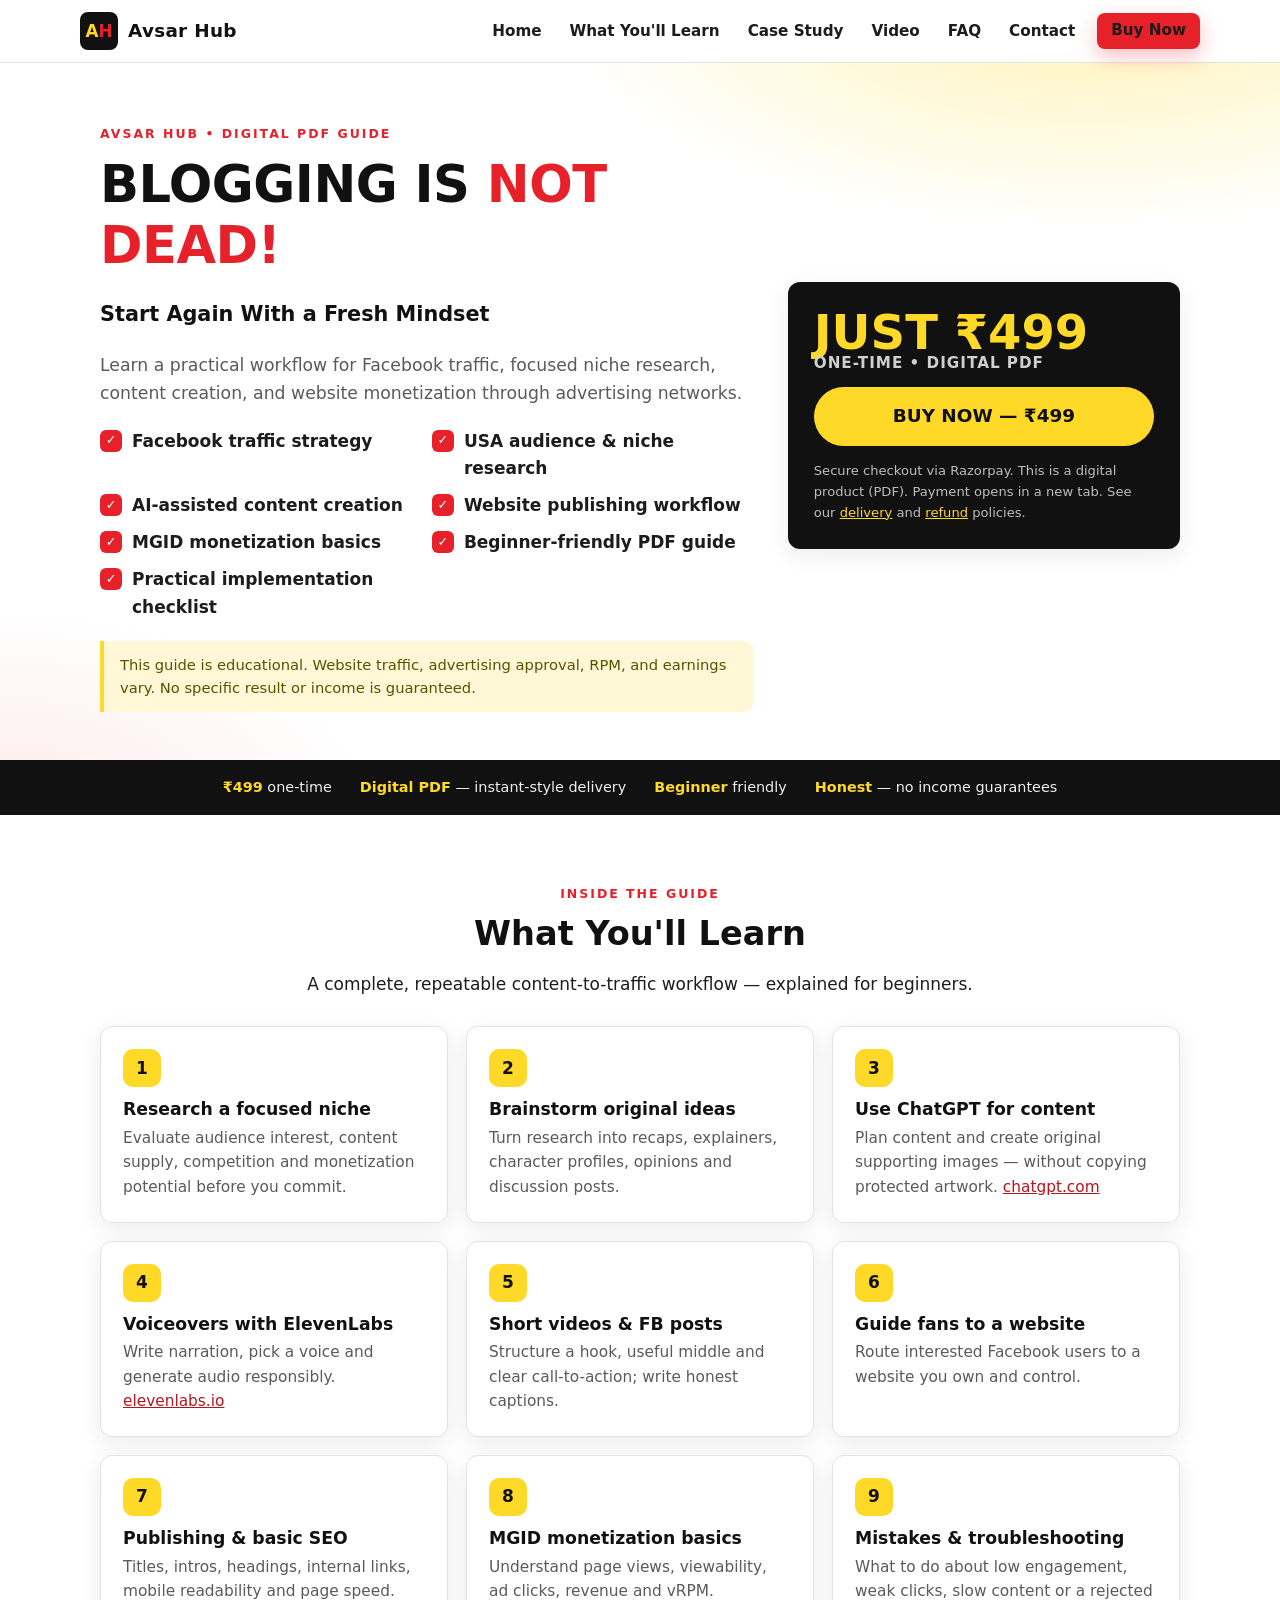
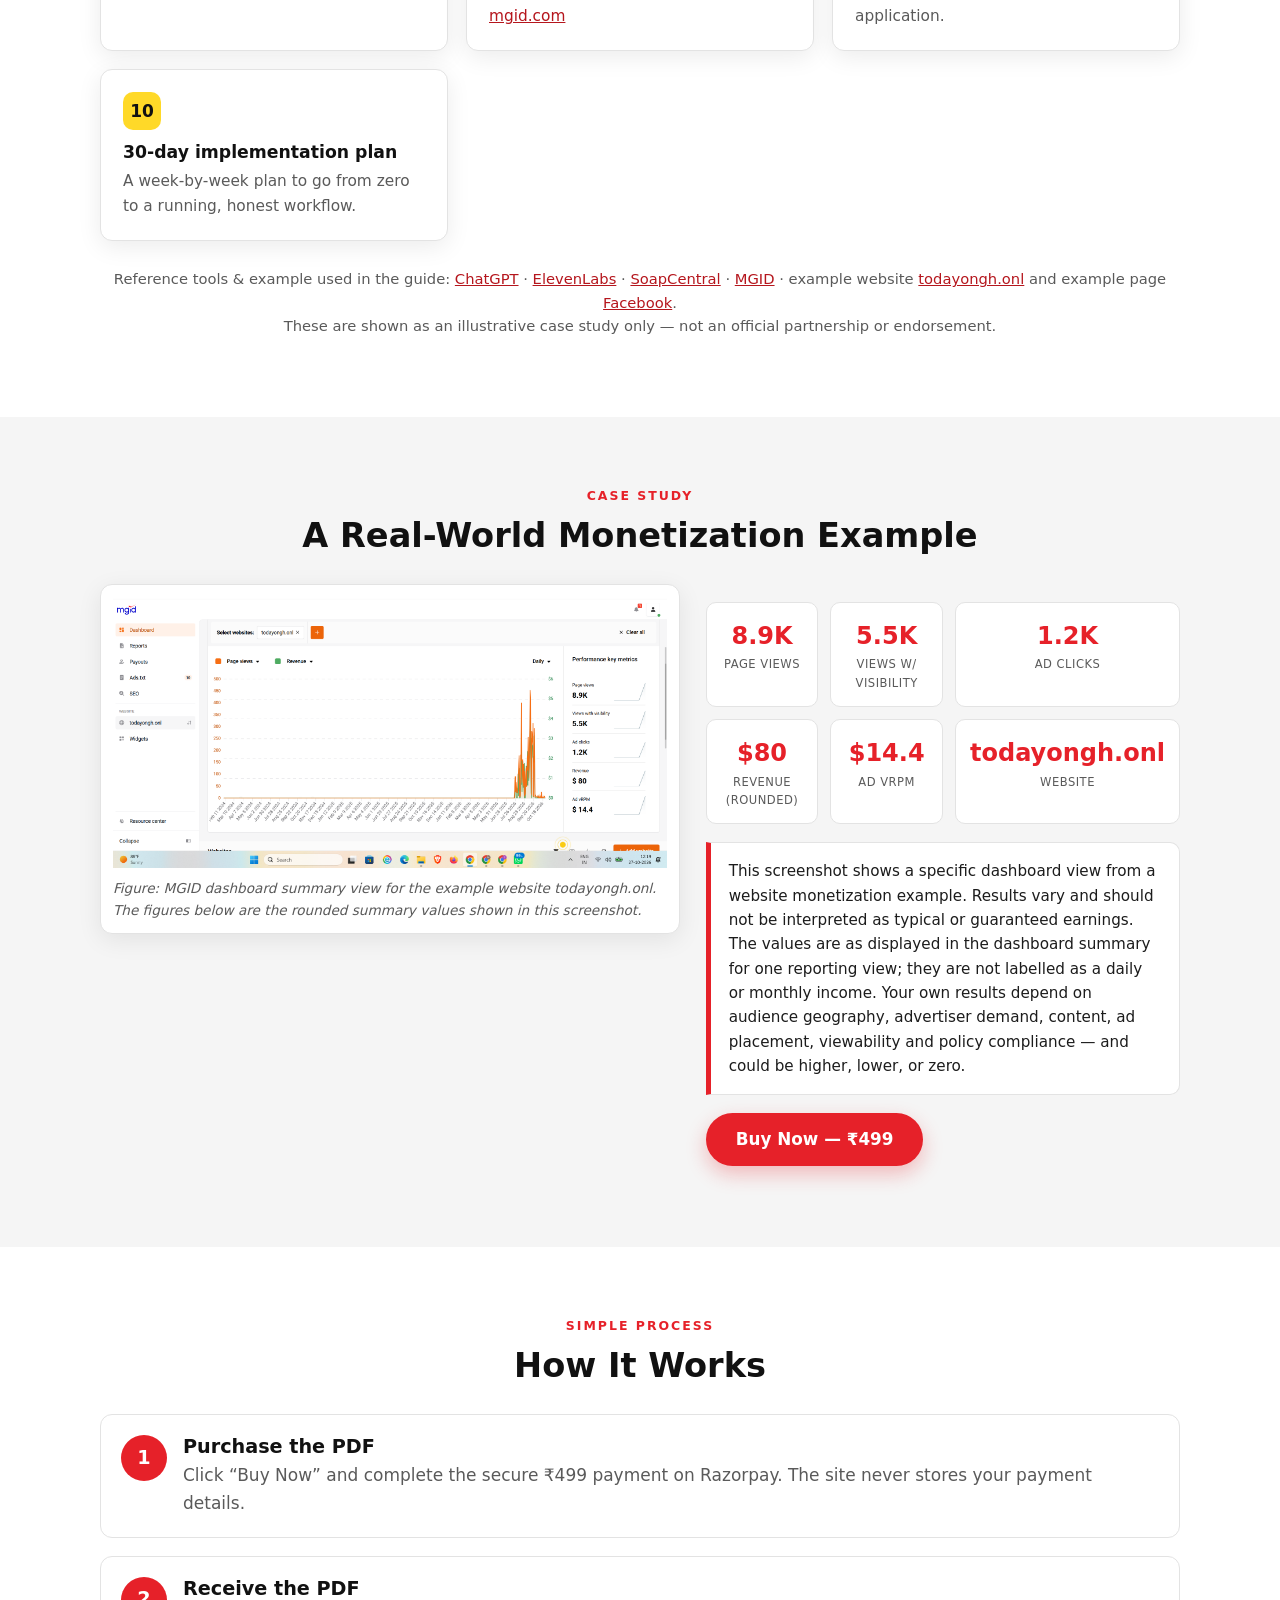
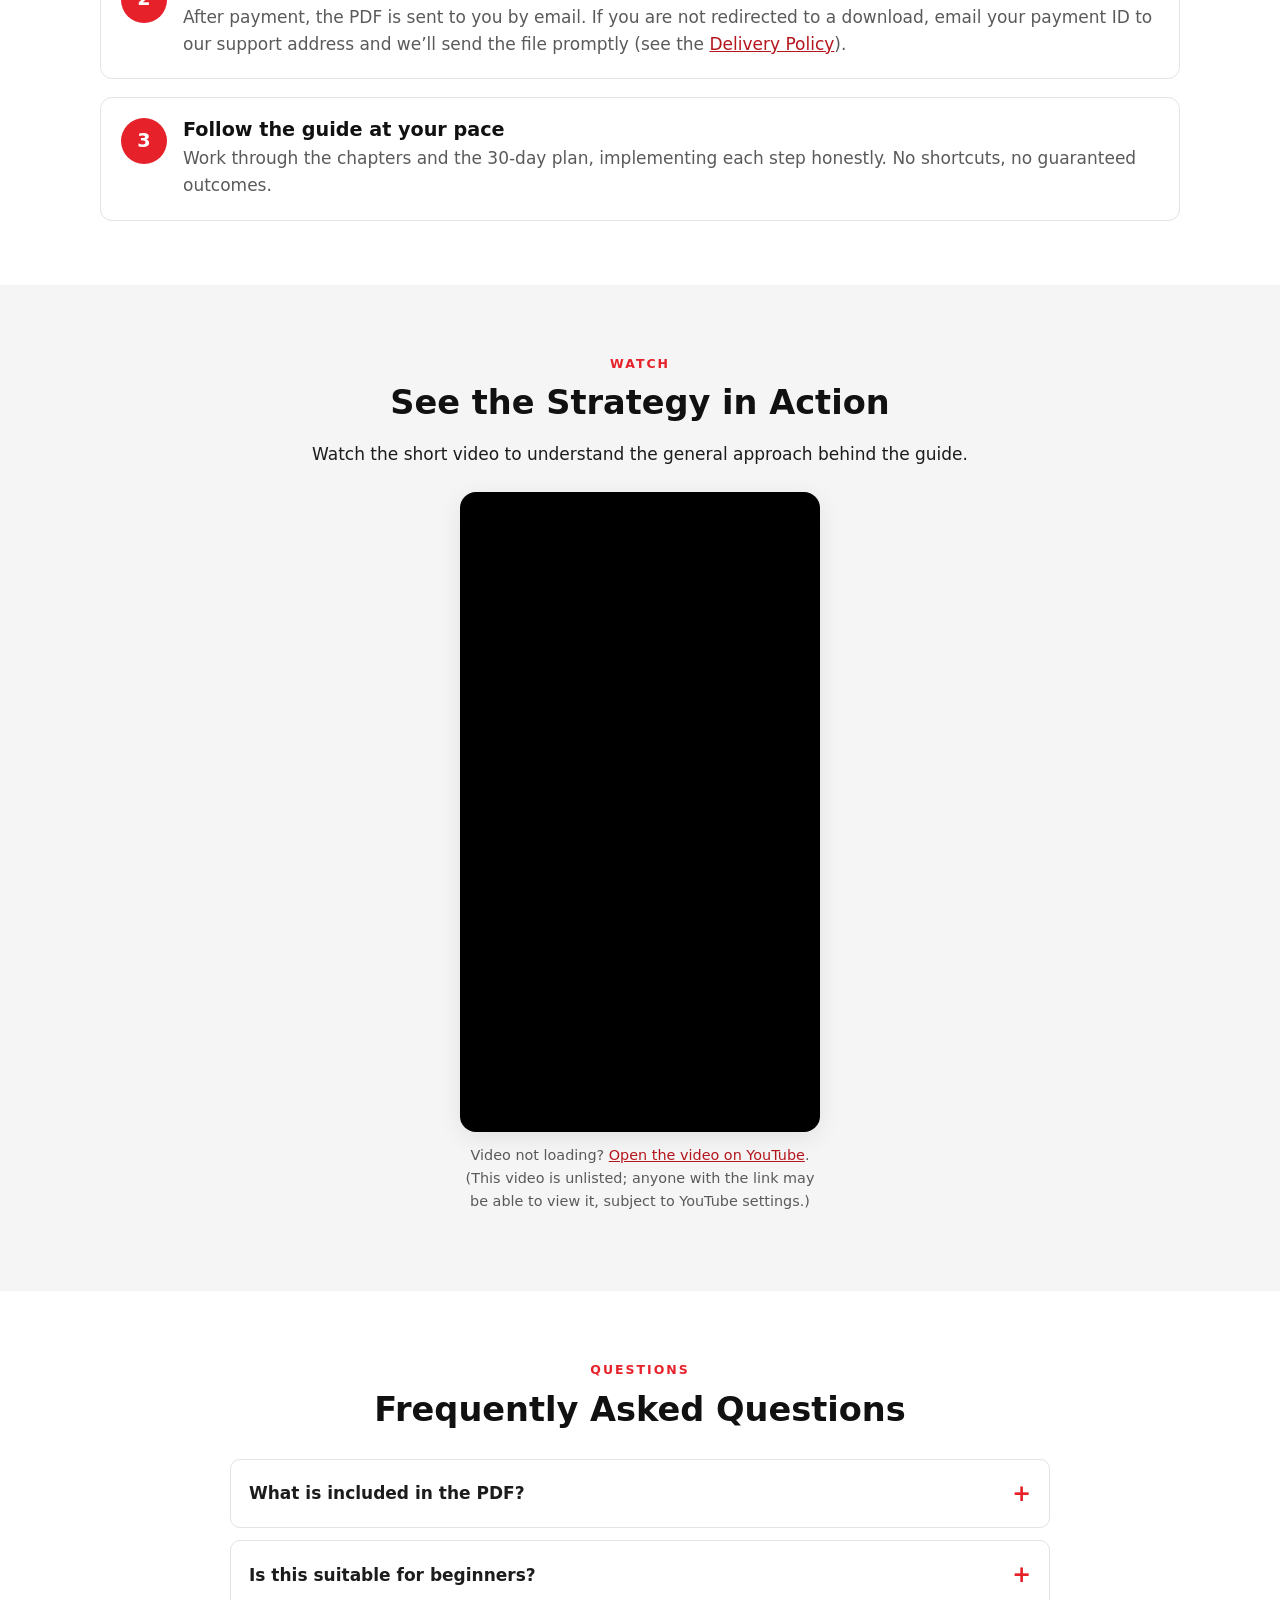
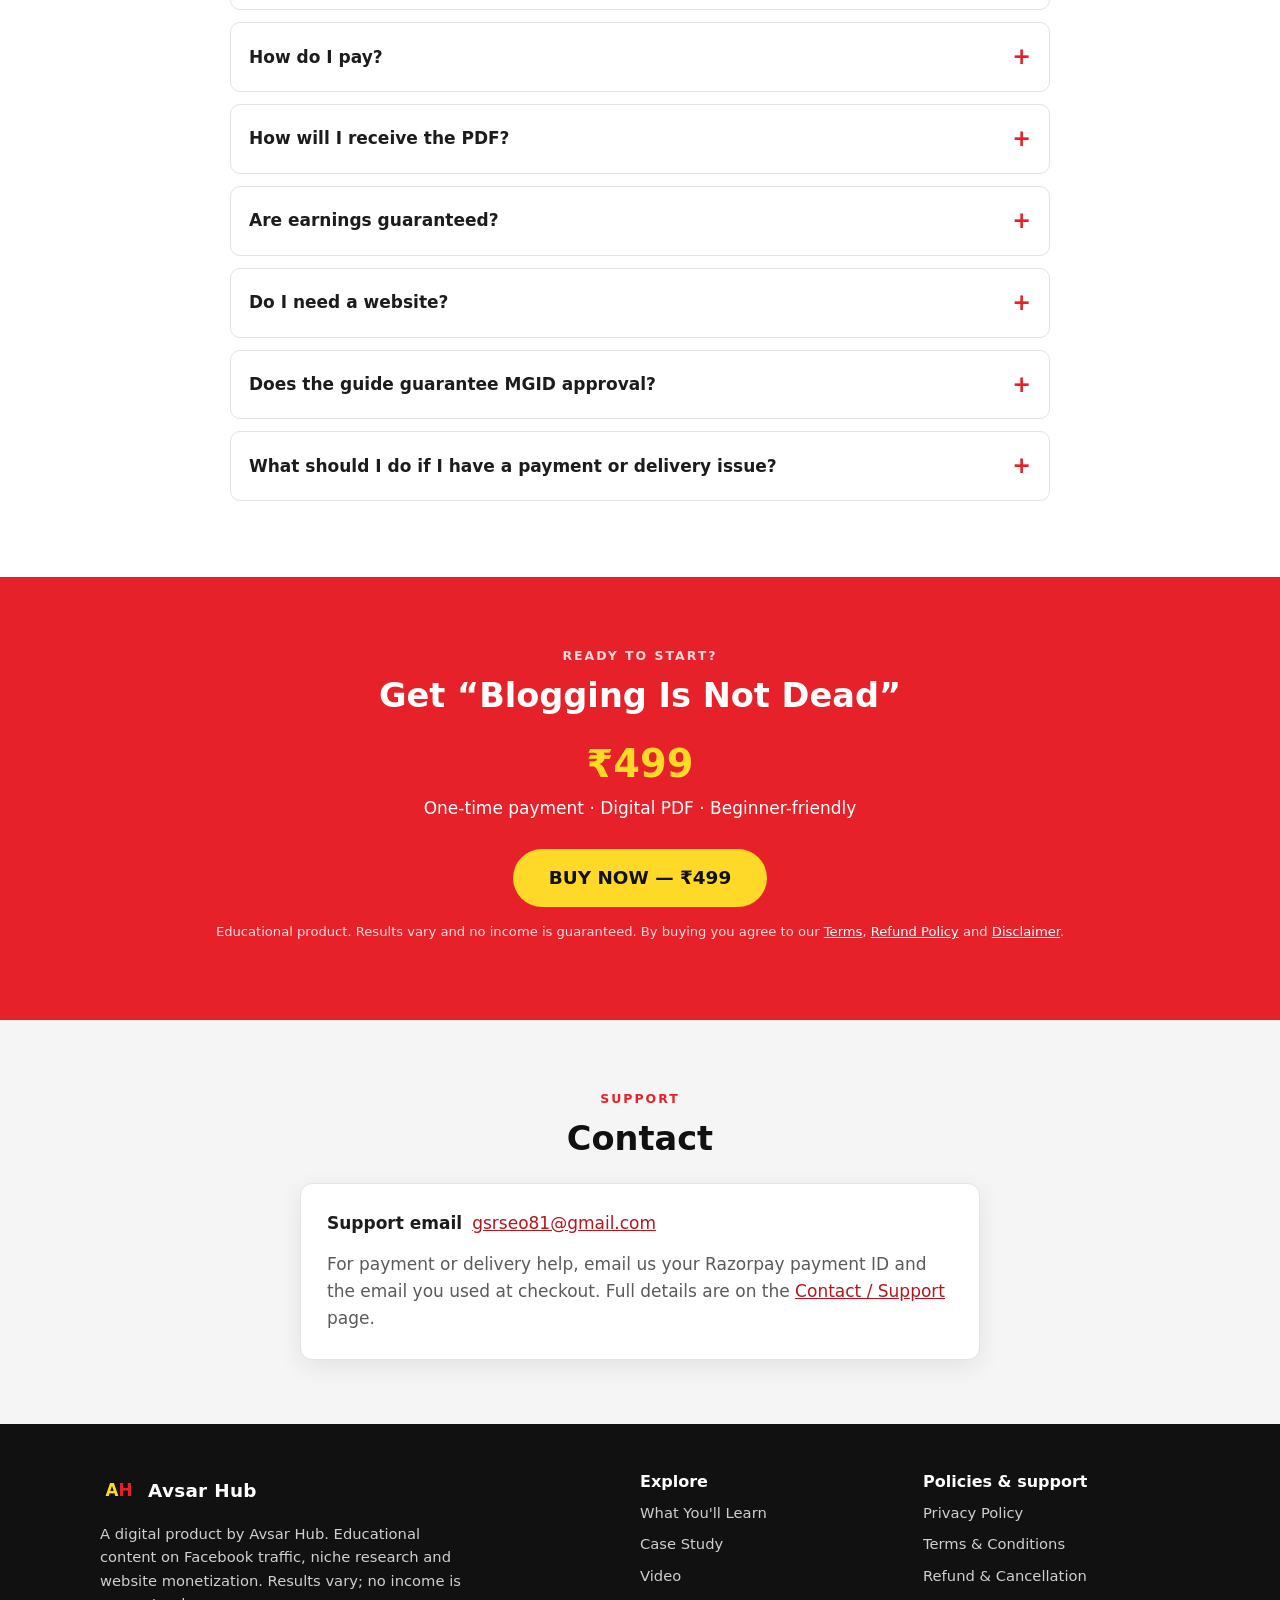
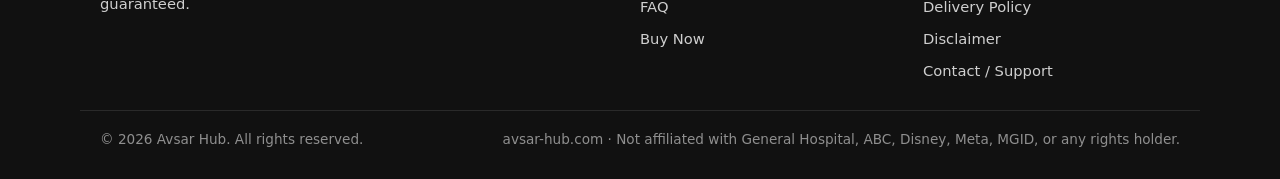
<file: index.html>
<!DOCTYPE html>
<html lang="en">
<head>
<meta charset="UTF-8" />
<meta name="viewport" content="width=device-width, initial-scale=1" />

<!-- Meta Pixel Code -->
<script>
!function(f,b,e,v,n,t,s)
{if(f.fbq)return;n=f.fbq=function(){n.callMethod?
n.callMethod.apply(n,arguments):n.queue.push(arguments)};
if(!f._fbq)f._fbq=n;n.push=n;n.loaded=!0;n.version='2.0';
n.queue=[];t=b.createElement(e);t.async=!0;
t.src=v;s=b.getElementsByTagName(e)[0];
s.parentNode.insertBefore(t,s)}(window, document,'script',
'https://connect.facebook.net/en_US/fbevents.js');
fbq('init', '1693861395632026');
fbq('track', 'PageView');
</script>
<noscript><img height="1" width="1" style="display:none"
src="https://www.facebook.com/tr?id=1693861395632026&ev=PageView&noscript=1"
/></noscript>
<!-- End Meta Pixel Code -->

<!-- ====== SEO ====== -->
<title>Blogging Is Not Dead — Facebook Traffic Strategy PDF | Avsar Hub</title>
<meta name="description" content="A practical ₹499 PDF guide: Facebook traffic strategy, focused niche research, AI-assisted content, website publishing and MGID monetization basics. Educational — results vary, no income guaranteed." />
<link rel="canonical" href="https://avsar-hub.com/" />
<meta name="theme-color" content="#111111" />

<!-- ====== Open Graph / social ====== -->
<meta property="og:type" content="website" />
<meta property="og:title" content="Blogging Is Not Dead — Facebook Traffic Strategy PDF" />
<meta property="og:description" content="Learn a practical workflow for Facebook traffic, niche research, AI-assisted content and website monetization. Beginner-friendly PDF — just ₹499." />
<meta property="og:url" content="https://avsar-hub.com/" />
<meta property="og:site_name" content="Avsar Hub" />
<!-- TODO(you): add a real 1200x630 share image at assets/img/og-image.png and uncomment -->
<!-- <meta property="og:image" content="https://avsar-hub.com/assets/img/og-image.png" /> -->
<meta name="twitter:card" content="summary_large_image" />
<meta name="twitter:title" content="Blogging Is Not Dead — Facebook Traffic Strategy PDF" />
<meta name="twitter:description" content="Practical ₹499 PDF: Facebook traffic, niche research, AI content and MGID monetization basics." />

<link rel="icon" type="image/svg+xml" href="assets/favicon.svg" />
<link rel="stylesheet" href="assets/css/styles.css" />

<!-- Structured data: Product (no fake reviews/ratings included on purpose) -->
<script type="application/ld+json">
{
  "@context":"https://schema.org",
  "@type":"Product",
  "name":"Blogging Is Not Dead — Facebook Traffic Strategy PDF",
  "description":"Educational PDF guide covering Facebook traffic strategy, niche research, AI-assisted content creation, website publishing and MGID monetization basics.",
  "brand":{"@type":"Brand","name":"Avsar Hub"},
  "offers":{
    "@type":"Offer",
    "price":"499",
    "priceCurrency":"INR",
    "availability":"https://schema.org/InStock",
    "url":"https://avsar-hub.com/"
  }
}
</script>
</head>
<body>
<a class="skip-link" href="#main">Skip to content</a>

<!-- ============ HEADER / NAV ============ -->
<header class="site-header">
  <div class="container nav">
    <a class="brand" href="index.html" aria-label="Avsar Hub home">
      <span class="logo" aria-hidden="true">A<span>H</span></span>
      <span class="brand-name">Avsar&nbsp;Hub</span>
    </a>
    <button class="nav-toggle" aria-label="Toggle navigation menu" aria-controls="nav-links" aria-expanded="false">
      <span aria-hidden="true"></span>
    </button>
    <ul class="nav-links" id="nav-links">
      <li><a href="#home">Home</a></li>
      <li><a href="#learn">What You'll Learn</a></li>
      <li><a href="#case-study">Case Study</a></li>
      <li><a href="#video">Video</a></li>
      <li><a href="#faq">FAQ</a></li>
      <li><a href="#contact">Contact</a></li>
      <li class="nav-cta"><a class="btn btn--primary" href="https://rzp.io/rzp/Bloggingsapna" target="_blank" rel="noopener" data-buy>Buy Now</a></li>
    </ul>
  </div>
</header>

<main id="main">

<!-- ============ HERO ============ -->
<section class="hero" id="home">
  <div class="container hero-grid">
    <div>
      <span class="eyebrow">Avsar Hub • Digital PDF Guide</span>
      <h1>BLOGGING IS <span class="accent">NOT DEAD!</span></h1>
      <p class="sub">Start Again With a Fresh Mindset</p>
      <p class="lead">Learn a practical workflow for Facebook traffic, focused niche research, content creation, and website monetization through advertising networks.</p>
      <ul class="benefits">
        <li>Facebook traffic strategy</li>
        <li>USA audience &amp; niche research</li>
        <li>AI-assisted content creation</li>
        <li>Website publishing workflow</li>
        <li>MGID monetization basics</li>
        <li>Beginner-friendly PDF guide</li>
        <li>Practical implementation checklist</li>
      </ul>
      <div class="hero-disclaimer" role="note">
        This guide is educational. Website traffic, advertising approval, RPM, and earnings vary. No specific result or income is guaranteed.
      </div>
    </div>

    <aside class="offer-card" aria-label="Offer">
      <div class="price">JUST ₹499 <small>ONE-TIME • DIGITAL PDF</small></div>
      <a class="btn btn--yellow btn--lg" href="https://rzp.io/rzp/Bloggingsapna" target="_blank" rel="noopener" data-buy
         aria-label="Buy now for 499 rupees via Razorpay (opens in a new tab)">
        BUY NOW — ₹499
      </a>
      <p class="offer-note">Secure checkout via Razorpay. This is a digital product (PDF). Payment opens in a new tab.
        See our <a href="delivery-policy.html" style="color:#ffd928;">delivery</a> and
        <a href="refund-policy.html" style="color:#ffd928;">refund</a> policies.</p>
    </aside>
  </div>
</section>

<!-- ============ TRUST STRIP ============ -->
<div class="trust-strip" aria-label="Key facts">
  <div class="container">
    <span><strong>₹499</strong> one-time</span>
    <span><strong>Digital PDF</strong> — instant-style delivery</span>
    <span><strong>Beginner</strong> friendly</span>
    <span><strong>Honest</strong> — no income guarantees</span>
  </div>
</div>

<!-- ============ WHAT YOU'LL LEARN ============ -->
<section class="section" id="learn">
  <div class="container">
    <div class="center">
      <span class="eyebrow">Inside the guide</span>
      <h2>What You'll Learn</h2>
      <p class="lead" style="margin:0 auto 10px;">A complete, repeatable content-to-traffic workflow — explained for beginners.</p>
    </div>
    <div class="grid" style="margin-top:28px;">
      <article class="card"><span class="num">1</span><h3>Research a focused niche</h3><p>Evaluate audience interest, content supply, competition and monetization potential before you commit.</p></article>
      <article class="card"><span class="num">2</span><h3>Brainstorm original ideas</h3><p>Turn research into recaps, explainers, character profiles, opinions and discussion posts.</p></article>
      <article class="card"><span class="num">3</span><h3>Use ChatGPT for content</h3><p>Plan content and create original supporting images — without copying protected artwork. <a href="https://chatgpt.com/" target="_blank" rel="noopener">chatgpt.com</a></p></article>
      <article class="card"><span class="num">4</span><h3>Voiceovers with ElevenLabs</h3><p>Write narration, pick a voice and generate audio responsibly. <a href="https://elevenlabs.io/" target="_blank" rel="noopener">elevenlabs.io</a></p></article>
      <article class="card"><span class="num">5</span><h3>Short videos &amp; FB posts</h3><p>Structure a hook, useful middle and clear call-to-action; write honest captions.</p></article>
      <article class="card"><span class="num">6</span><h3>Guide fans to a website</h3><p>Route interested Facebook users to a website you own and control.</p></article>
      <article class="card"><span class="num">7</span><h3>Publishing &amp; basic SEO</h3><p>Titles, intros, headings, internal links, mobile readability and page speed.</p></article>
      <article class="card"><span class="num">8</span><h3>MGID monetization basics</h3><p>Understand page views, viewability, ad clicks, revenue and vRPM. <a href="https://www.mgid.com/" target="_blank" rel="noopener">mgid.com</a></p></article>
      <article class="card"><span class="num">9</span><h3>Mistakes &amp; troubleshooting</h3><p>What to do about low engagement, weak clicks, slow content or a rejected application.</p></article>
      <article class="card"><span class="num">10</span><h3>30-day implementation plan</h3><p>A week-by-week plan to go from zero to a running, honest workflow.</p></article>
    </div>
    <p class="center" style="margin-top:26px;color:var(--muted);font-size:.92rem;">
      Reference tools &amp; example used in the guide:
      <a href="https://chatgpt.com/" target="_blank" rel="noopener">ChatGPT</a> ·
      <a href="https://elevenlabs.io/" target="_blank" rel="noopener">ElevenLabs</a> ·
      <a href="http://soapcentral.com/" target="_blank" rel="noopener">SoapCentral</a> ·
      <a href="https://www.mgid.com/" target="_blank" rel="noopener">MGID</a> ·
      example website <a href="https://todayongh.onl/" target="_blank" rel="noopener">todayongh.onl</a> and
      example page <a href="https://www.facebook.com/todayongeneralhospitalabc/" target="_blank" rel="noopener">Facebook</a>.
      <br />These are shown as an illustrative case study only — not an official partnership or endorsement.
    </p>
  </div>
</section>

<!-- ============ CASE STUDY ============ -->
<section class="section section--grey" id="case-study">
  <div class="container">
    <div class="center">
      <span class="eyebrow">Case study</span>
      <h2>A Real-World Monetization Example</h2>
    </div>
    <div class="case" style="margin-top:28px;">
      <figure>
        <!-- MGID earnings screenshot ONLY. The Facebook page screenshot is intentionally NOT used here. -->
        <img src="assets/img/mgid-dashboard.png" width="1920" height="900" loading="lazy"
             alt="MGID publisher dashboard for the website todayongh.onl showing a summary of 8.9K page views, 5.5K views with visibility, 1.2K ad clicks, 80 US dollars revenue and 14.4 US dollars ad vRPM for one reporting view." />
        <figcaption>
          Figure: MGID dashboard summary view for the example website todayongh.onl.
          The figures below are the rounded summary values shown in this screenshot.
        </figcaption>
      </figure>
      <div>
        <!-- NOTE: The screenshot shows ONLY the rounded summary panel.
             The detailed-table values (8,546 page views / $77.64 revenue) are NOT visible
             in this image, so they are intentionally not displayed as if shown. -->
        <div class="metrics">
          <div class="metric"><div class="n">8.9K</div><div class="l">Page views</div></div>
          <div class="metric"><div class="n">5.5K</div><div class="l">Views w/ visibility</div></div>
          <div class="metric"><div class="n">1.2K</div><div class="l">Ad clicks</div></div>
          <div class="metric"><div class="n">$80</div><div class="l">Revenue (rounded)</div></div>
          <div class="metric"><div class="n">$14.4</div><div class="l">Ad vRPM</div></div>
          <div class="metric"><div class="n">todayongh.onl</div><div class="l">Website</div></div>
        </div>
        <div class="disclaimer-box">
          This screenshot shows a specific dashboard view from a website monetization example.
          Results vary and should not be interpreted as typical or guaranteed earnings. The values are
          as displayed in the dashboard summary for one reporting view; they are not labelled as a
          daily or monthly income. Your own results depend on audience geography, advertiser demand,
          content, ad placement, viewability and policy compliance — and could be higher, lower, or zero.
        </div>
        <p style="margin-top:18px;">
          <a class="btn btn--primary" href="https://rzp.io/rzp/Bloggingsapna" target="_blank" rel="noopener" data-buy>Buy Now — ₹499</a>
        </p>
      </div>
    </div>
  </div>
</section>

<!-- ============ HOW IT WORKS ============ -->
<section class="section" id="how">
  <div class="container">
    <div class="center">
      <span class="eyebrow">Simple process</span>
      <h2>How It Works</h2>
    </div>
    <div class="steps" style="margin-top:28px;">
      <div class="step">
        <span class="badge">1</span>
        <div><h3>Purchase the PDF</h3><p>Click “Buy Now” and complete the secure ₹499 payment on Razorpay. The site never stores your payment details.</p></div>
      </div>
      <div class="step">
        <span class="badge">2</span>
        <div><h3>Receive the PDF</h3>
          <!-- DELIVERY WORDING: keep this consistent with how you actually deliver.
               Default honest wording below assumes MANUAL delivery (you send the PDF
               to the customer's email after payment). Update this + delivery-policy.html
               if you set up automatic delivery. -->
          <p>After payment, the PDF is sent to you by email. If you are not redirected to a download,
             email your payment ID to our support address and we’ll send the file promptly
             (see the <a href="delivery-policy.html">Delivery Policy</a>).</p></div>
      </div>
      <div class="step">
        <span class="badge">3</span>
        <div><h3>Follow the guide at your pace</h3><p>Work through the chapters and the 30-day plan, implementing each step honestly. No shortcuts, no guaranteed outcomes.</p></div>
      </div>
    </div>
  </div>
</section>

<!-- ============ VIDEO ============ -->
<section class="section section--grey" id="video">
  <div class="container center">
    <span class="eyebrow">Watch</span>
    <h2>See the Strategy in Action</h2>
    <p class="lead" style="margin:0 auto;">Watch the short video to understand the general approach behind the guide.</p>
    <div class="video-wrap">
      <div class="video-frame">
        <iframe
          src="https://www.youtube-nocookie.com/embed/QlCcmIVfWso"
          title="Avsar Hub — Blogging Is Not Dead strategy (short video)"
          loading="lazy"
          allow="accelerometer; autoplay; clipboard-write; encrypted-media; gyroscope; picture-in-picture; web-share"
          referrerpolicy="strict-origin-when-cross-origin"
          allowfullscreen></iframe>
      </div>
      <p class="video-fallback">
        Video not loading?
        <a href="https://youtube.com/shorts/QlCcmIVfWso?feature=share" target="_blank" rel="noopener">Open the video on YouTube</a>.
        (This video is unlisted; anyone with the link may be able to view it, subject to YouTube settings.)
      </p>
    </div>
  </div>
</section>

<!-- ============ FAQ ============ -->
<section class="section" id="faq">
  <div class="container">
    <div class="center"><span class="eyebrow">Questions</span><h2>Frequently Asked Questions</h2></div>
    <div class="faq" style="margin-top:28px;">
      <details><summary>What is included in the PDF?</summary><div class="answer">A complete, beginner-friendly guide covering niche research, original content ideas, AI-assisted images and voiceovers, short videos and Facebook posts, website publishing and basic SEO, MGID monetization concepts, troubleshooting, and a 30-day implementation plan.</div></details>
      <details><summary>Is this suitable for beginners?</summary><div class="answer">Yes. It is written in simple language with step-by-step workflows, checklists and examples, aimed at people starting out.</div></details>
      <details><summary>How do I pay?</summary><div class="answer">Payment is handled securely by Razorpay. Click any “Buy Now” button and complete checkout. We do not collect or store your card/UPI details on this website.</div></details>
      <details><summary>How will I receive the PDF?</summary><div class="answer">The PDF is delivered by email after payment (see our <a href="delivery-policy.html">Digital Product Delivery Policy</a>). If you don’t receive it, contact support with your Razorpay payment ID and we’ll send it.</div></details>
      <details><summary>Are earnings guaranteed?</summary><div class="answer">No. This is an educational guide. Traffic, advertising approval, RPM and earnings vary and depend on many factors outside our control. No income is guaranteed, and many people earn little or nothing — especially early on.</div></details>
      <details><summary>Do I need a website?</summary><div class="answer">The workflow is designed around publishing on a website you control and monetizing it. The guide explains the setup; you’ll need your own website and hosting to apply the full method.</div></details>
      <details><summary>Does the guide guarantee MGID approval?</summary><div class="answer">No. MGID (and any ad network) has its own requirements and approval process. The guide explains general concepts, but it cannot guarantee acceptance, revenue or a particular RPM.</div></details>
      <details><summary>What should I do if I have a payment or delivery issue?</summary><div class="answer">Contact us using the details in the <a href="#contact">Contact</a> section with your Razorpay payment ID and the email used. See the <a href="refund-policy.html">Refund Policy</a> and <a href="delivery-policy.html">Delivery Policy</a> for how issues are handled.</div></details>
    </div>
  </div>
</section>

<!-- ============ CTA BAND ============ -->
<section class="section cta-band" id="buy">
  <div class="container">
    <span class="eyebrow" style="color:#ffd9db;">Ready to start?</span>
    <h2>Get “Blogging Is Not Dead”</h2>
    <div class="price">₹499</div>
    <p>One-time payment · Digital PDF · Beginner-friendly</p>
    <a class="btn btn--yellow btn--lg" href="https://rzp.io/rzp/Bloggingsapna" target="_blank" rel="noopener" data-buy>BUY NOW — ₹499</a>
    <p class="micro">Educational product. Results vary and no income is guaranteed. By buying you agree to our
      <a href="terms-and-conditions.html" style="color:#fff;">Terms</a>,
      <a href="refund-policy.html" style="color:#fff;">Refund Policy</a> and
      <a href="disclaimer.html" style="color:#fff;">Disclaimer</a>.</p>
  </div>
</section>

<!-- ============ CONTACT ============ -->
<section class="section section--grey" id="contact">
  <div class="container">
    <div class="center"><span class="eyebrow">Support</span><h2>Contact</h2></div>
    <div class="contact-card" style="margin-top:24px;">
      <div class="contact-row"><span class="k">Support email</span><a href="mailto:gsrseo81@gmail.com">gsrseo81@gmail.com</a></div>
      <p style="margin:14px 0 0;color:var(--muted);">
        For payment or delivery help, email us your Razorpay payment ID and the email you used at checkout.
        Full details are on the <a href="contact.html">Contact / Support</a> page.
      </p>
    </div>
  </div>
</section>

</main>

<!-- ============ FOOTER ============ -->
<footer class="site-footer">
  <div class="container footer-grid">
    <div>
      <a class="brand" href="index.html" style="color:#fff;" aria-label="Avsar Hub home">
        <span class="logo" aria-hidden="true">A<span>H</span></span>
        <span class="brand-name">Avsar Hub</span>
      </a>
      <p style="margin-top:12px;max-width:40ch;">A digital product by Avsar Hub. Educational content on Facebook traffic, niche research and website monetization. Results vary; no income is guaranteed.</p>
    </div>
    <div>
      <h4>Explore</h4>
      <ul class="footer-links">
        <li><a href="#learn">What You'll Learn</a></li>
        <li><a href="#case-study">Case Study</a></li>
        <li><a href="#video">Video</a></li>
        <li><a href="#faq">FAQ</a></li>
        <li><a href="#buy">Buy Now</a></li>
      </ul>
    </div>
    <div>
      <h4>Policies &amp; support</h4>
      <ul class="footer-links">
        <li><a href="privacy-policy.html">Privacy Policy</a></li>
        <li><a href="terms-and-conditions.html">Terms &amp; Conditions</a></li>
        <li><a href="refund-policy.html">Refund &amp; Cancellation</a></li>
        <li><a href="delivery-policy.html">Delivery Policy</a></li>
        <li><a href="disclaimer.html">Disclaimer</a></li>
        <li><a href="contact.html">Contact / Support</a></li>
      </ul>
    </div>
  </div>
  <div class="container footer-bottom">
    <span>© <span id="year">2026</span> Avsar Hub. All rights reserved.</span>
    <span>avsar-hub.com · Not affiliated with General Hospital, ABC, Disney, Meta, MGID, or any rights holder.</span>
  </div>
</footer>

<script src="assets/js/main.js" defer></script>
</body>
</html>
</file>
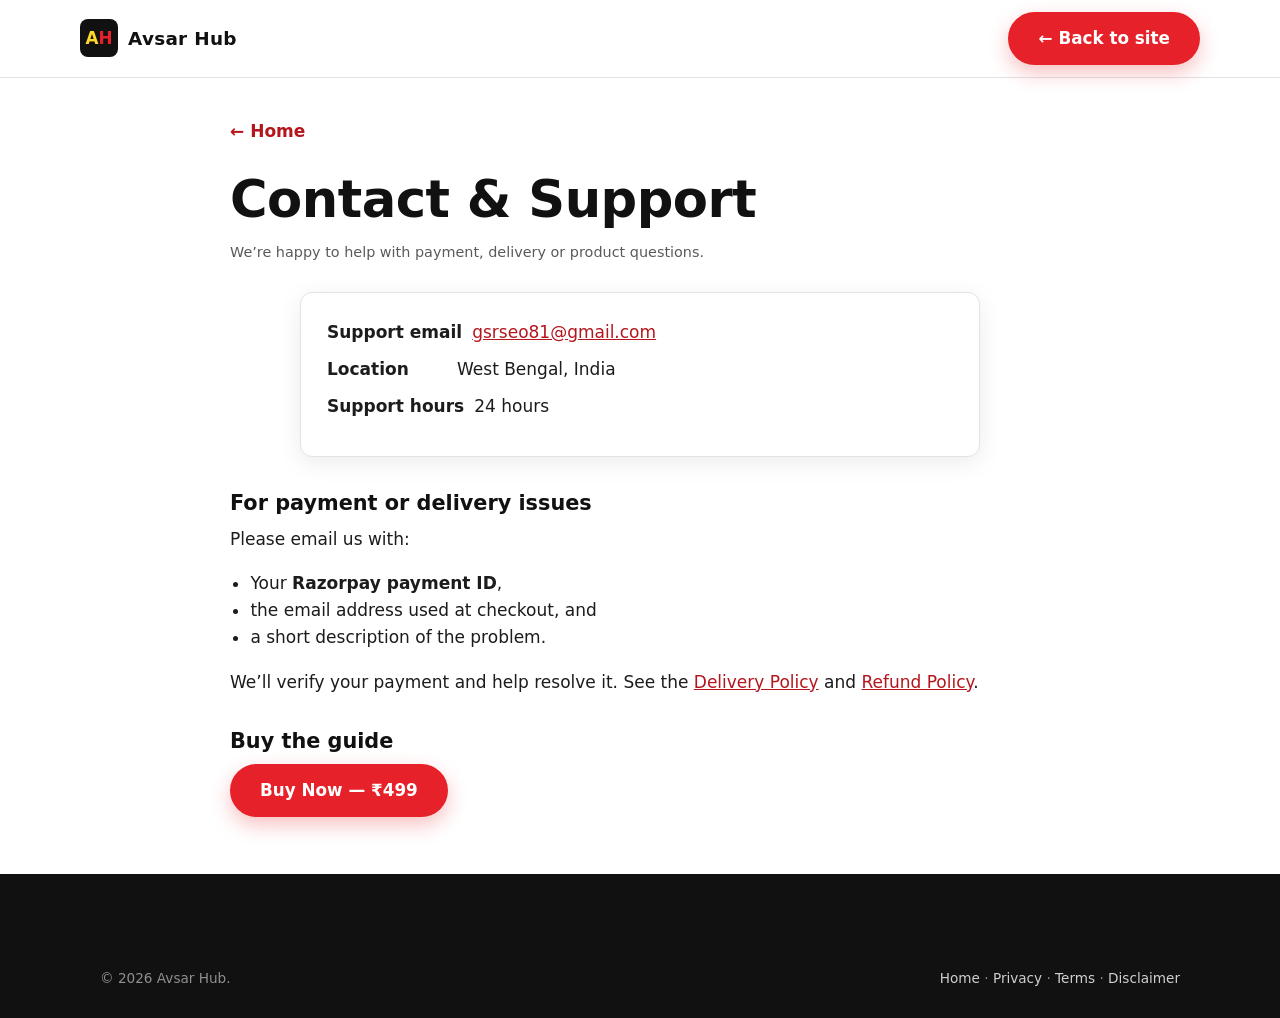
<file: contact.html>
<!DOCTYPE html>
<html lang="en">
<head>
<meta charset="UTF-8" />
<meta name="viewport" content="width=device-width, initial-scale=1" />

<!-- Meta Pixel Code -->
<script>
!function(f,b,e,v,n,t,s)
{if(f.fbq)return;n=f.fbq=function(){n.callMethod?
n.callMethod.apply(n,arguments):n.queue.push(arguments)};
if(!f._fbq)f._fbq=n;n.push=n;n.loaded=!0;n.version='2.0';
n.queue=[];t=b.createElement(e);t.async=!0;
t.src=v;s=b.getElementsByTagName(e)[0];
s.parentNode.insertBefore(t,s)}(window, document,'script',
'https://connect.facebook.net/en_US/fbevents.js');
fbq('init', '1693861395632026');
fbq('track', 'PageView');
</script>
<noscript><img height="1" width="1" style="display:none"
src="https://www.facebook.com/tr?id=1693861395632026&ev=PageView&noscript=1"
/></noscript>
<!-- End Meta Pixel Code -->

<title>Contact &amp; Support | Avsar Hub</title>
<meta name="description" content="Contact Avsar Hub for payment, delivery or product support for the Blogging Is Not Dead PDF." />
<link rel="canonical" href="https://avsar-hub.com/contact.html" />
<meta name="robots" content="index,follow" />
<link rel="icon" type="image/svg+xml" href="assets/favicon.svg" />
<link rel="stylesheet" href="assets/css/styles.css" />
</head>
<body>
<a class="skip-link" href="#main">Skip to content</a>
<header class="site-header">
  <div class="container nav">
    <a class="brand" href="index.html" aria-label="Avsar Hub home"><span class="logo" aria-hidden="true">A<span>H</span></span><span class="brand-name">Avsar&nbsp;Hub</span></a>
    <a class="btn btn--primary" href="index.html">← Back to site</a>
  </div>
</header>

<main id="main"><div class="container"><article class="legal">
  <a class="back" href="index.html">← Home</a>
  <h1>Contact &amp; Support</h1>
  <p class="updated">We’re happy to help with payment, delivery or product questions.</p>

  <div class="contact-card">
    <div class="contact-row"><span class="k">Support email</span><a href="mailto:gsrseo81@gmail.com">gsrseo81@gmail.com</a></div>
    <div class="contact-row"><span class="k">Location</span>West Bengal, India</div>
    <div class="contact-row"><span class="k">Support hours</span>24 hours</div>
  </div>

  <h2>For payment or delivery issues</h2>
  <p>Please email us with:</p>
  <ul>
    <li>Your <strong>Razorpay payment ID</strong>,</li>
    <li>the email address used at checkout, and</li>
    <li>a short description of the problem.</li>
  </ul>
  <p>We’ll verify your payment and help resolve it. See the
  <a href="delivery-policy.html">Delivery Policy</a> and <a href="refund-policy.html">Refund Policy</a>.</p>

  <h2>Buy the guide</h2>
  <p><a class="btn btn--primary" href="https://rzp.io/rzp/Bloggingsapna" target="_blank" rel="noopener" data-buy>Buy Now — ₹499</a></p>
</article></div></main>

<footer class="site-footer"><div class="container footer-bottom" style="border:0;">
  <span>© <span id="year">2026</span> Avsar Hub.</span>
  <span><a href="index.html">Home</a> · <a href="privacy-policy.html">Privacy</a> · <a href="terms-and-conditions.html">Terms</a> · <a href="disclaimer.html">Disclaimer</a></span>
</div></footer>
<script src="assets/js/main.js" defer></script>
</body>
</html>
</file>
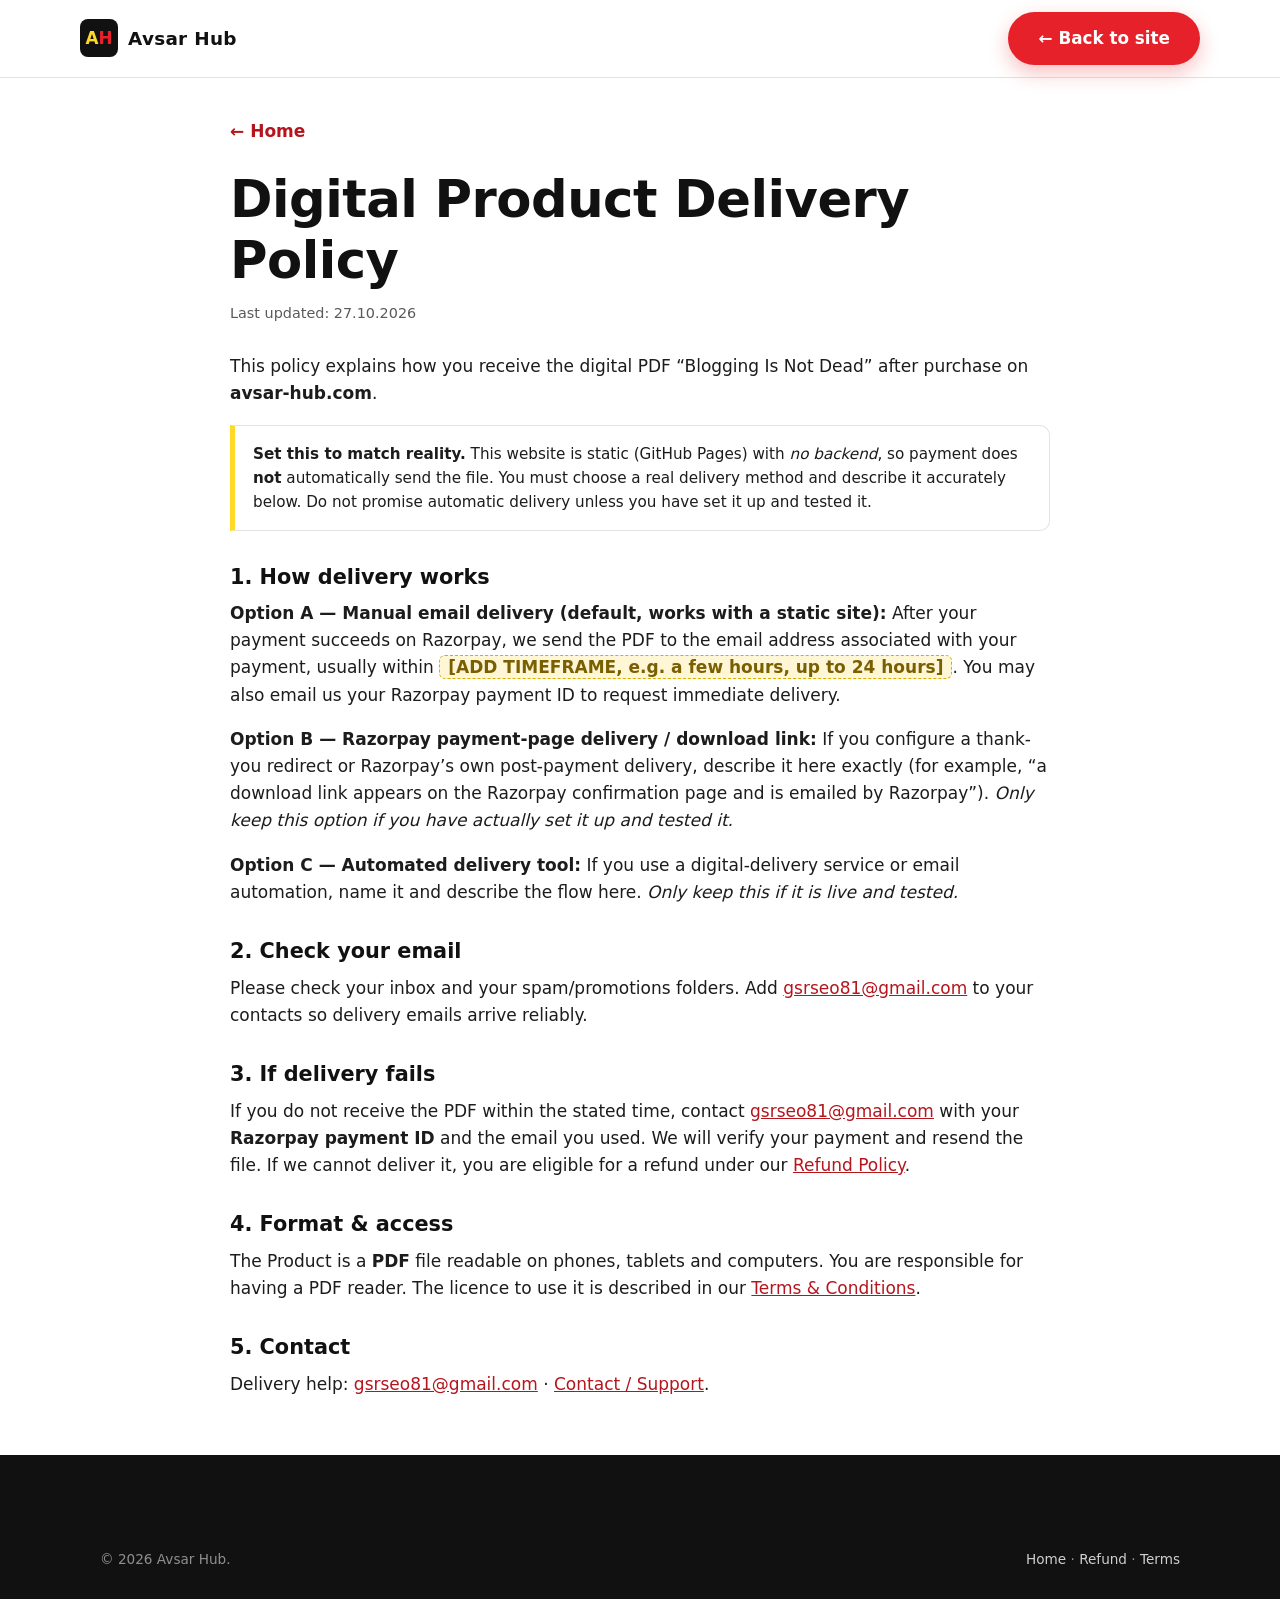
<file: delivery-policy.html>
<!DOCTYPE html>
<html lang="en">
<head>
<meta charset="UTF-8" />
<meta name="viewport" content="width=device-width, initial-scale=1" />

<!-- Meta Pixel Code -->
<script>
!function(f,b,e,v,n,t,s)
{if(f.fbq)return;n=f.fbq=function(){n.callMethod?
n.callMethod.apply(n,arguments):n.queue.push(arguments)};
if(!f._fbq)f._fbq=n;n.push=n;n.loaded=!0;n.version='2.0';
n.queue=[];t=b.createElement(e);t.async=!0;
t.src=v;s=b.getElementsByTagName(e)[0];
s.parentNode.insertBefore(t,s)}(window, document,'script',
'https://connect.facebook.net/en_US/fbevents.js');
fbq('init', '1693861395632026');
fbq('track', 'PageView');
</script>
<noscript><img height="1" width="1" style="display:none"
src="https://www.facebook.com/tr?id=1693861395632026&ev=PageView&noscript=1"
/></noscript>
<!-- End Meta Pixel Code -->

<title>Digital Product Delivery Policy | Avsar Hub</title>
<meta name="description" content="How the Blogging Is Not Dead PDF is delivered after payment, and what to do if delivery fails." />
<link rel="canonical" href="https://avsar-hub.com/delivery-policy.html" />
<meta name="robots" content="index,follow" />
<link rel="icon" type="image/svg+xml" href="assets/favicon.svg" />
<link rel="stylesheet" href="assets/css/styles.css" />
</head>
<body>
<a class="skip-link" href="#main">Skip to content</a>
<header class="site-header">
  <div class="container nav">
    <a class="brand" href="index.html" aria-label="Avsar Hub home"><span class="logo" aria-hidden="true">A<span>H</span></span><span class="brand-name">Avsar&nbsp;Hub</span></a>
    <a class="btn btn--primary" href="index.html">← Back to site</a>
  </div>
</header>

<main id="main"><div class="container"><article class="legal">
  <a class="back" href="index.html">← Home</a>
  <h1>Digital Product Delivery Policy</h1>
  <p class="updated">Last updated: 27.10.2026</p>

  <p>This policy explains how you receive the digital PDF “Blogging Is Not Dead” after purchase on
  <strong>avsar-hub.com</strong>.</p>

  <div class="disclaimer-box" style="border-left-color:var(--yellow);">
    <strong>Set this to match reality.</strong> This website is static (GitHub Pages) with <em>no backend</em>,
    so payment does <strong>not</strong> automatically send the file. You must choose a real delivery method and
    describe it accurately below. Do not promise automatic delivery unless you have set it up and tested it.
  </div>

  <h2>1. How delivery works</h2>
  <!-- TODO(you): KEEP the option you actually use; delete the others. -->
  <p><strong>Option A — Manual email delivery (default, works with a static site):</strong>
  After your payment succeeds on Razorpay, we send the PDF to the email address associated with your payment,
  usually within <span class="placeholder">[ADD TIMEFRAME, e.g. a few hours, up to 24 hours]</span>. You may also
  email us your Razorpay payment ID to request immediate delivery.</p>

  <p><strong>Option B — Razorpay payment-page delivery / download link:</strong>
  If you configure a thank-you redirect or Razorpay’s own post-payment delivery, describe it here exactly
  (for example, “a download link appears on the Razorpay confirmation page and is emailed by Razorpay”).
  <em>Only keep this option if you have actually set it up and tested it.</em></p>

  <p><strong>Option C — Automated delivery tool:</strong>
  If you use a digital-delivery service or email automation, name it and describe the flow here.
  <em>Only keep this if it is live and tested.</em></p>

  <h2>2. Check your email</h2>
  <p>Please check your inbox and your spam/promotions folders. Add
  <a href="mailto:gsrseo81@gmail.com">gsrseo81@gmail.com</a> to your contacts so delivery emails arrive reliably.</p>

  <h2>3. If delivery fails</h2>
  <p>If you do not receive the PDF within the stated time, contact
  <a href="mailto:gsrseo81@gmail.com">gsrseo81@gmail.com</a> with your <strong>Razorpay payment ID</strong> and the
  email you used. We will verify your payment and resend the file. If we cannot deliver it, you are eligible for a
  refund under our <a href="refund-policy.html">Refund Policy</a>.</p>

  <h2>4. Format &amp; access</h2>
  <p>The Product is a <strong>PDF</strong> file readable on phones, tablets and computers. You are responsible for
  having a PDF reader. The licence to use it is described in our
  <a href="terms-and-conditions.html">Terms &amp; Conditions</a>.</p>

  <h2>5. Contact</h2>
  <p>Delivery help: <a href="mailto:gsrseo81@gmail.com">gsrseo81@gmail.com</a> ·
  <a href="contact.html">Contact / Support</a>.</p>
</article></div></main>

<footer class="site-footer"><div class="container footer-bottom" style="border:0;">
  <span>© <span id="year">2026</span> Avsar Hub.</span>
  <span><a href="index.html">Home</a> · <a href="refund-policy.html">Refund</a> · <a href="terms-and-conditions.html">Terms</a></span>
</div></footer>
<script src="assets/js/main.js" defer></script>
</body>
</html>
</file>
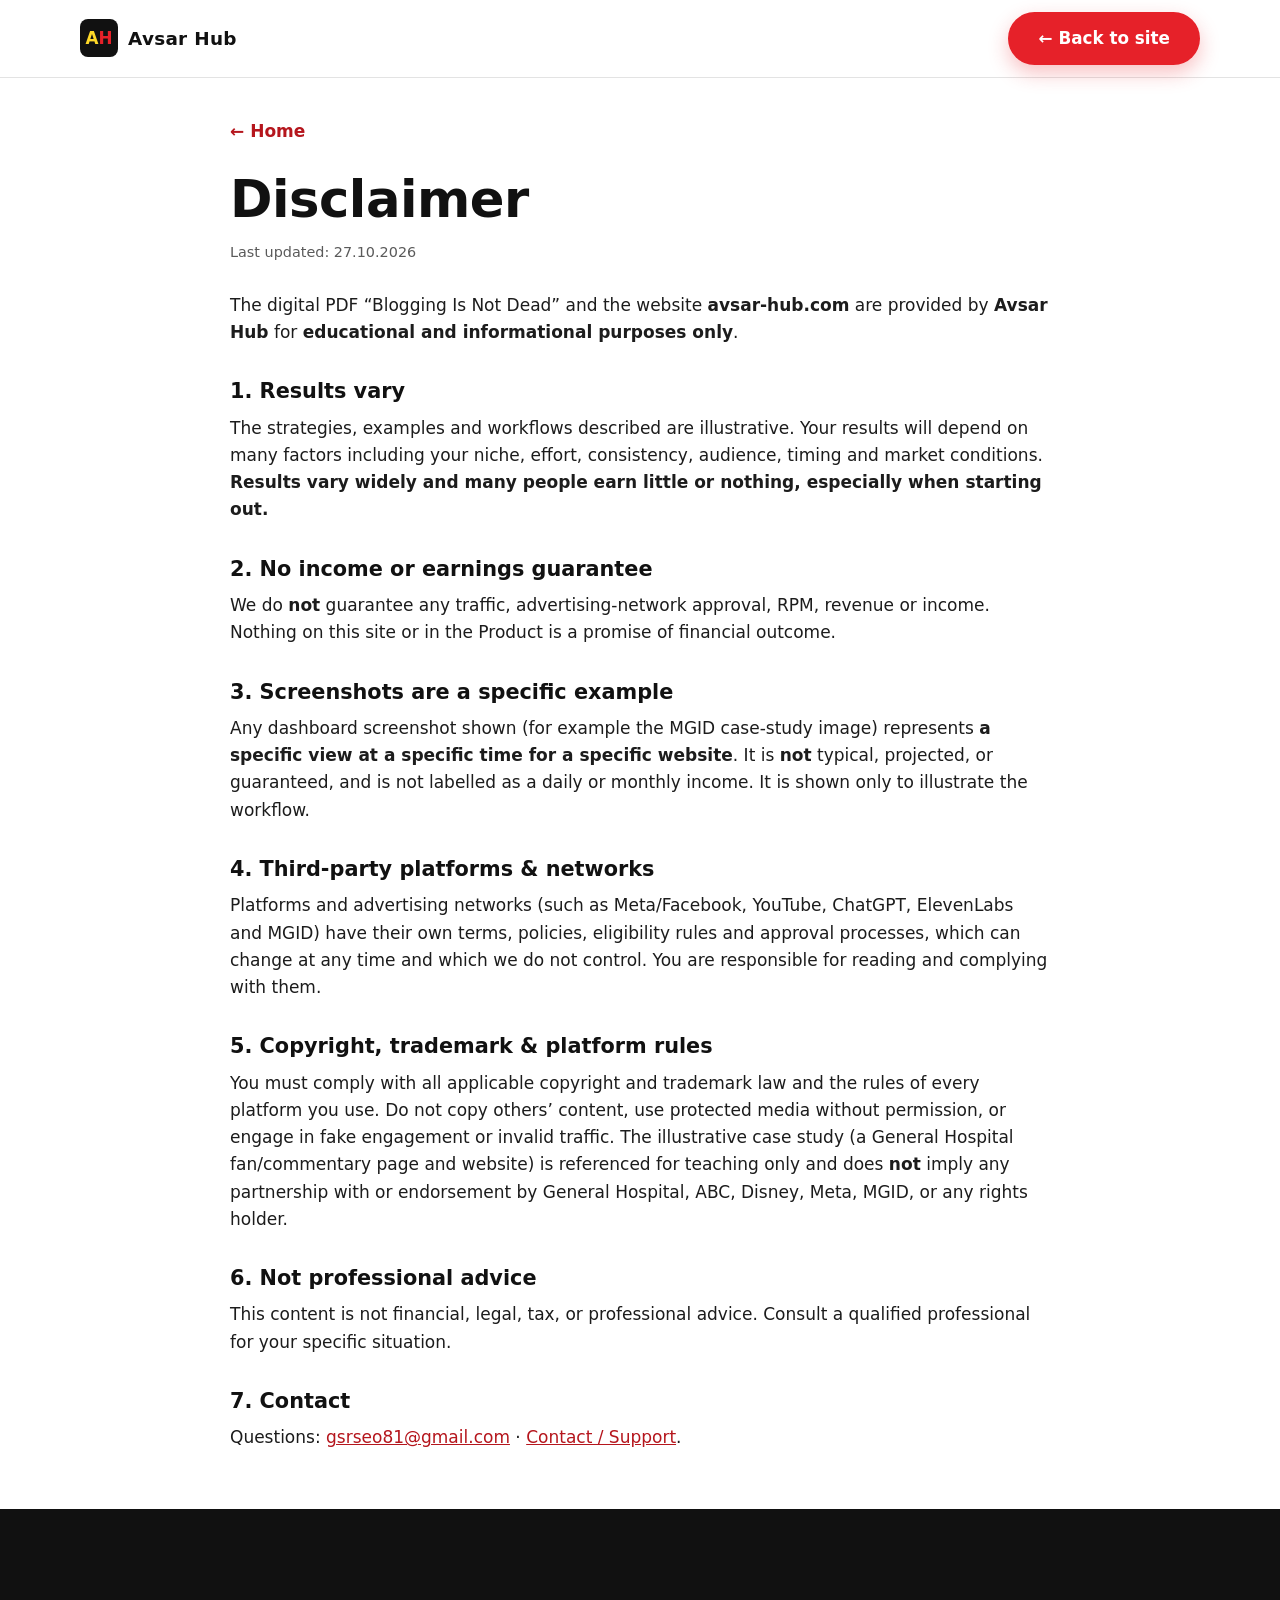
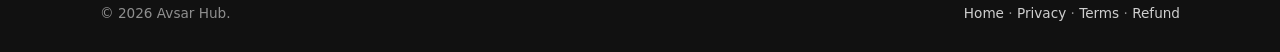
<file: disclaimer.html>
<!DOCTYPE html>
<html lang="en">
<head>
<meta charset="UTF-8" />
<meta name="viewport" content="width=device-width, initial-scale=1" />

<!-- Meta Pixel Code -->
<script>
!function(f,b,e,v,n,t,s)
{if(f.fbq)return;n=f.fbq=function(){n.callMethod?
n.callMethod.apply(n,arguments):n.queue.push(arguments)};
if(!f._fbq)f._fbq=n;n.push=n;n.loaded=!0;n.version='2.0';
n.queue=[];t=b.createElement(e);t.async=!0;
t.src=v;s=b.getElementsByTagName(e)[0];
s.parentNode.insertBefore(t,s)}(window, document,'script',
'https://connect.facebook.net/en_US/fbevents.js');
fbq('init', '1693861395632026');
fbq('track', 'PageView');
</script>
<noscript><img height="1" width="1" style="display:none"
src="https://www.facebook.com/tr?id=1693861395632026&ev=PageView&noscript=1"
/></noscript>
<!-- End Meta Pixel Code -->

<title>Disclaimer | Avsar Hub</title>
<meta name="description" content="Disclaimer for Avsar Hub — results vary, no income is guaranteed, and screenshots represent a specific example." />
<link rel="canonical" href="https://avsar-hub.com/disclaimer.html" />
<meta name="robots" content="index,follow" />
<link rel="icon" type="image/svg+xml" href="assets/favicon.svg" />
<link rel="stylesheet" href="assets/css/styles.css" />
</head>
<body>
<a class="skip-link" href="#main">Skip to content</a>
<header class="site-header">
  <div class="container nav">
    <a class="brand" href="index.html" aria-label="Avsar Hub home"><span class="logo" aria-hidden="true">A<span>H</span></span><span class="brand-name">Avsar&nbsp;Hub</span></a>
    <a class="btn btn--primary" href="index.html">← Back to site</a>
  </div>
</header>

<main id="main"><div class="container"><article class="legal">
  <a class="back" href="index.html">← Home</a>
  <h1>Disclaimer</h1>
  <p class="updated">Last updated: 27.10.2026</p>

  <p>The digital PDF “Blogging Is Not Dead” and the website <strong>avsar-hub.com</strong> are provided by
  <strong>Avsar Hub</strong> for <strong>educational and informational purposes only</strong>.</p>

  <h2>1. Results vary</h2>
  <p>The strategies, examples and workflows described are illustrative. Your results will depend on many factors
  including your niche, effort, consistency, audience, timing and market conditions. <strong>Results vary widely
  and many people earn little or nothing, especially when starting out.</strong></p>

  <h2>2. No income or earnings guarantee</h2>
  <p>We do <strong>not</strong> guarantee any traffic, advertising-network approval, RPM, revenue or income. Nothing
  on this site or in the Product is a promise of financial outcome.</p>

  <h2>3. Screenshots are a specific example</h2>
  <p>Any dashboard screenshot shown (for example the MGID case-study image) represents <strong>a specific view at
  a specific time for a specific website</strong>. It is <strong>not</strong> typical, projected, or guaranteed,
  and is not labelled as a daily or monthly income. It is shown only to illustrate the workflow.</p>

  <h2>4. Third-party platforms &amp; networks</h2>
  <p>Platforms and advertising networks (such as Meta/Facebook, YouTube, ChatGPT, ElevenLabs and MGID) have their
  own terms, policies, eligibility rules and approval processes, which can change at any time and which we do not
  control. You are responsible for reading and complying with them.</p>

  <h2>5. Copyright, trademark &amp; platform rules</h2>
  <p>You must comply with all applicable copyright and trademark law and the rules of every platform you use. Do
  not copy others’ content, use protected media without permission, or engage in fake engagement or invalid
  traffic. The illustrative case study (a General Hospital fan/commentary page and website) is referenced for
  teaching only and does <strong>not</strong> imply any partnership with or endorsement by General Hospital, ABC,
  Disney, Meta, MGID, or any rights holder.</p>

  <h2>6. Not professional advice</h2>
  <p>This content is not financial, legal, tax, or professional advice. Consult a qualified professional for your
  specific situation.</p>

  <h2>7. Contact</h2>
  <p>Questions: <a href="mailto:gsrseo81@gmail.com">gsrseo81@gmail.com</a> · <a href="contact.html">Contact / Support</a>.</p>
</article></div></main>

<footer class="site-footer"><div class="container footer-bottom" style="border:0;">
  <span>© <span id="year">2026</span> Avsar Hub.</span>
  <span><a href="index.html">Home</a> · <a href="privacy-policy.html">Privacy</a> · <a href="terms-and-conditions.html">Terms</a> · <a href="refund-policy.html">Refund</a></span>
</div></footer>
<script src="assets/js/main.js" defer></script>
</body>
</html>
</file>
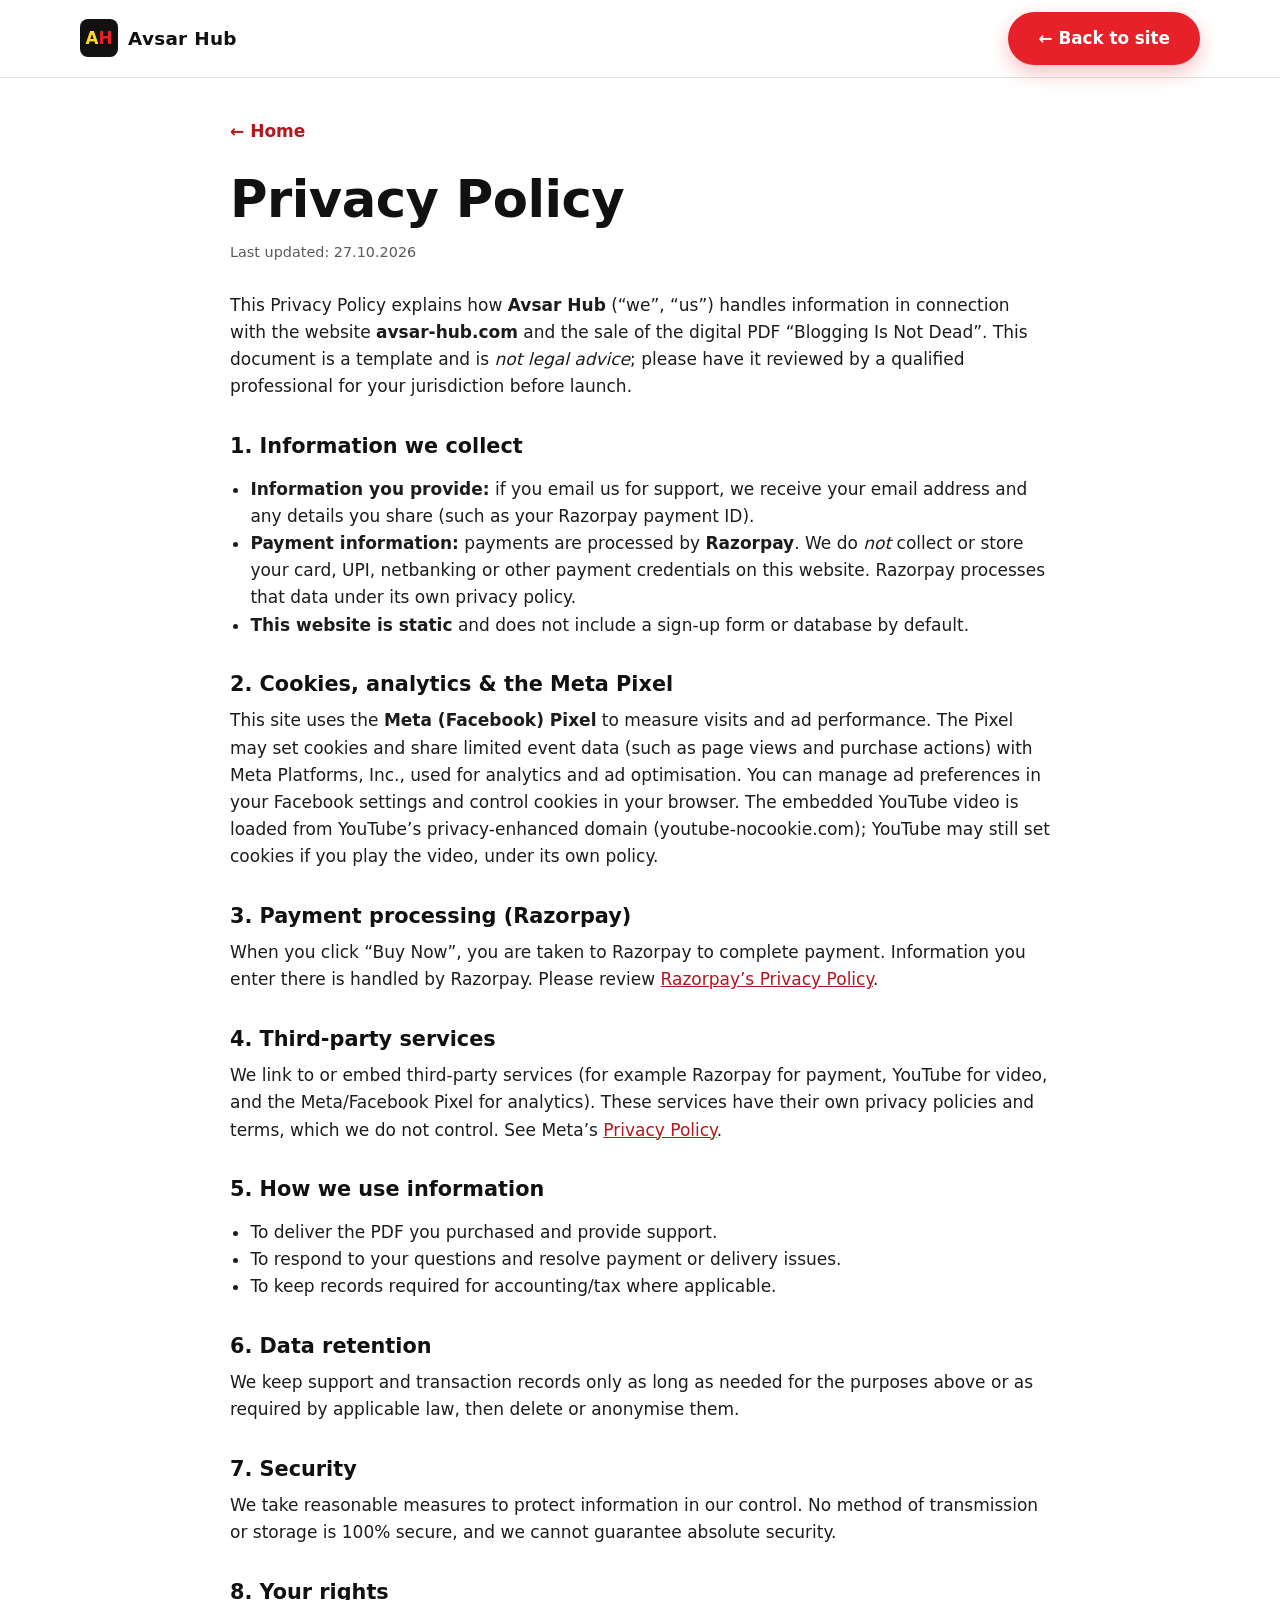
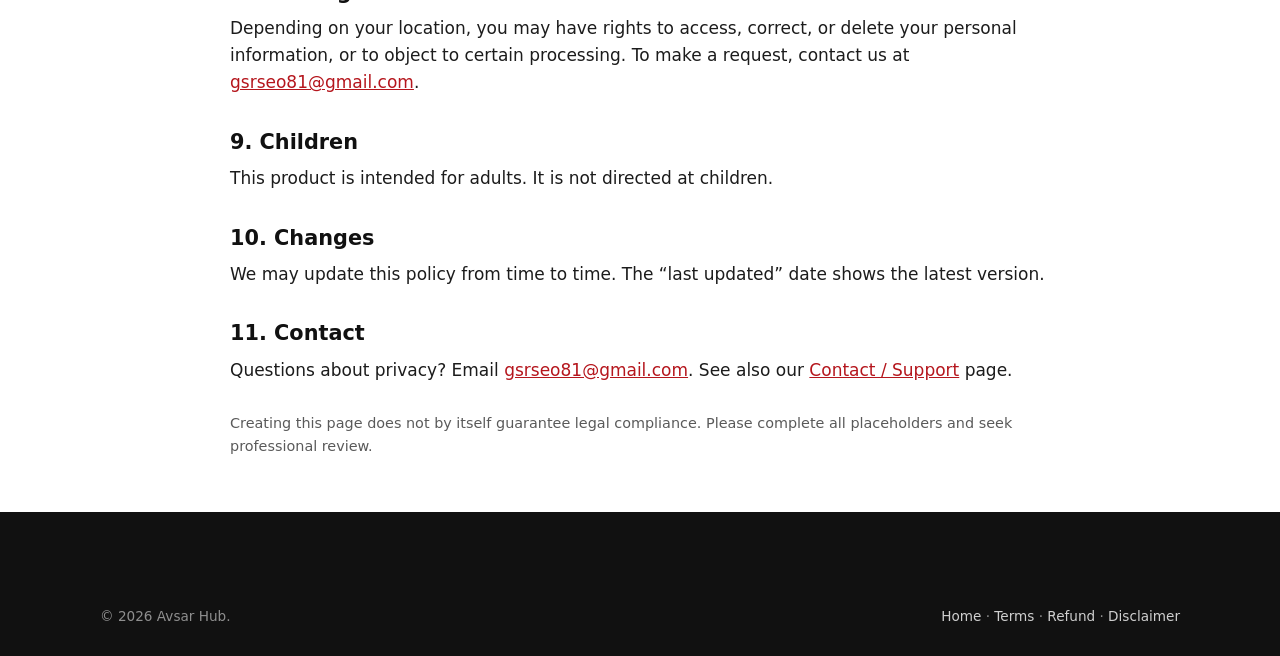
<file: privacy-policy.html>
<!DOCTYPE html>
<html lang="en">
<head>
<meta charset="UTF-8" />
<meta name="viewport" content="width=device-width, initial-scale=1" />

<!-- Meta Pixel Code -->
<script>
!function(f,b,e,v,n,t,s)
{if(f.fbq)return;n=f.fbq=function(){n.callMethod?
n.callMethod.apply(n,arguments):n.queue.push(arguments)};
if(!f._fbq)f._fbq=n;n.push=n;n.loaded=!0;n.version='2.0';
n.queue=[];t=b.createElement(e);t.async=!0;
t.src=v;s=b.getElementsByTagName(e)[0];
s.parentNode.insertBefore(t,s)}(window, document,'script',
'https://connect.facebook.net/en_US/fbevents.js');
fbq('init', '1693861395632026');
fbq('track', 'PageView');
</script>
<noscript><img height="1" width="1" style="display:none"
src="https://www.facebook.com/tr?id=1693861395632026&ev=PageView&noscript=1"
/></noscript>
<!-- End Meta Pixel Code -->

<title>Privacy Policy | Avsar Hub</title>
<meta name="description" content="Privacy Policy for Avsar Hub — how we handle information when you buy the Blogging Is Not Dead PDF." />
<link rel="canonical" href="https://avsar-hub.com/privacy-policy.html" />
<meta name="robots" content="index,follow" />
<link rel="icon" type="image/svg+xml" href="assets/favicon.svg" />
<link rel="stylesheet" href="assets/css/styles.css" />
</head>
<body>
<a class="skip-link" href="#main">Skip to content</a>
<header class="site-header">
  <div class="container nav">
    <a class="brand" href="index.html" aria-label="Avsar Hub home"><span class="logo" aria-hidden="true">A<span>H</span></span><span class="brand-name">Avsar&nbsp;Hub</span></a>
    <a class="btn btn--primary" href="index.html">← Back to site</a>
  </div>
</header>

<main id="main"><div class="container"><article class="legal">
  <a class="back" href="index.html">← Home</a>
  <h1>Privacy Policy</h1>
  <!-- TODO(you): set the correct "last updated" date before launch. -->
  <p class="updated">Last updated: 27.10.2026</p>

  <p>This Privacy Policy explains how <strong>Avsar Hub</strong> (“we”, “us”) handles information in connection
  with the website <strong>avsar-hub.com</strong> and the sale of the digital PDF “Blogging Is Not Dead”.
  This document is a template and is <em>not legal advice</em>; please have it reviewed by a qualified
  professional for your jurisdiction before launch.</p>

  <h2>1. Information we collect</h2>
  <ul>
    <li><strong>Information you provide:</strong> if you email us for support, we receive your email address and any
      details you share (such as your Razorpay payment ID).</li>
    <li><strong>Payment information:</strong> payments are processed by <strong>Razorpay</strong>. We do
      <em>not</em> collect or store your card, UPI, netbanking or other payment credentials on this website.
      Razorpay processes that data under its own privacy policy.</li>
    <li><strong>This website is static</strong> and does not include a sign-up form or database by default.</li>
  </ul>

  <h2>2. Cookies, analytics &amp; the Meta Pixel</h2>
  <p>This site uses the <strong>Meta (Facebook) Pixel</strong> to measure visits and ad performance. The Pixel may
  set cookies and share limited event data (such as page views and purchase actions) with Meta Platforms, Inc.,
  used for analytics and ad optimisation. You can manage ad preferences in your Facebook settings and control
  cookies in your browser. The embedded YouTube video is loaded from YouTube’s privacy-enhanced domain
  (youtube-nocookie.com); YouTube may still set cookies if you play the video, under its own policy.
  <!-- TODO(you): if you later add a cookie-consent banner (recommended for EU visitors), update this section. --></p>

  <h2>3. Payment processing (Razorpay)</h2>
  <p>When you click “Buy Now”, you are taken to Razorpay to complete payment. Information you enter there is
  handled by Razorpay. Please review
  <a href="https://razorpay.com/privacy/" target="_blank" rel="noopener">Razorpay’s Privacy Policy</a>.</p>

  <h2>4. Third-party services</h2>
  <p>We link to or embed third-party services (for example Razorpay for payment, YouTube for video, and the
  Meta/Facebook Pixel for analytics). These services have their own privacy policies and terms, which we do not
  control. See Meta’s <a href="https://www.facebook.com/privacy/policy/" target="_blank" rel="noopener">Privacy Policy</a>.</p>

  <h2>5. How we use information</h2>
  <ul>
    <li>To deliver the PDF you purchased and provide support.</li>
    <li>To respond to your questions and resolve payment or delivery issues.</li>
    <li>To keep records required for accounting/tax where applicable.</li>
  </ul>

  <h2>6. Data retention</h2>
  <p>We keep support and transaction records only as long as needed for the purposes above or as required by
  applicable law, then delete or anonymise them.
  <!-- TODO(you): state your actual retention period if you have one. --></p>

  <h2>7. Security</h2>
  <p>We take reasonable measures to protect information in our control. No method of transmission or storage is
  100% secure, and we cannot guarantee absolute security.</p>

  <h2>8. Your rights</h2>
  <p>Depending on your location, you may have rights to access, correct, or delete your personal information, or
  to object to certain processing. To make a request, contact us at
  <a href="mailto:gsrseo81@gmail.com">gsrseo81@gmail.com</a>.</p>

  <h2>9. Children</h2>
  <p>This product is intended for adults. It is not directed at children.</p>

  <h2>10. Changes</h2>
  <p>We may update this policy from time to time. The “last updated” date shows the latest version.</p>

  <h2>11. Contact</h2>
  <p>Questions about privacy? Email <a href="mailto:gsrseo81@gmail.com">gsrseo81@gmail.com</a>.
  See also our <a href="contact.html">Contact / Support</a> page.</p>

  <p style="margin-top:28px;color:var(--muted);font-size:.9rem;">Creating this page does not by itself guarantee legal
  compliance. Please complete all placeholders and seek professional review.</p>
</article></div></main>

<footer class="site-footer"><div class="container footer-bottom" style="border:0;">
  <span>© <span id="year">2026</span> Avsar Hub.</span>
  <span><a href="index.html">Home</a> · <a href="terms-and-conditions.html">Terms</a> · <a href="refund-policy.html">Refund</a> · <a href="disclaimer.html">Disclaimer</a></span>
</div></footer>
<script src="assets/js/main.js" defer></script>
</body>
</html>
</file>
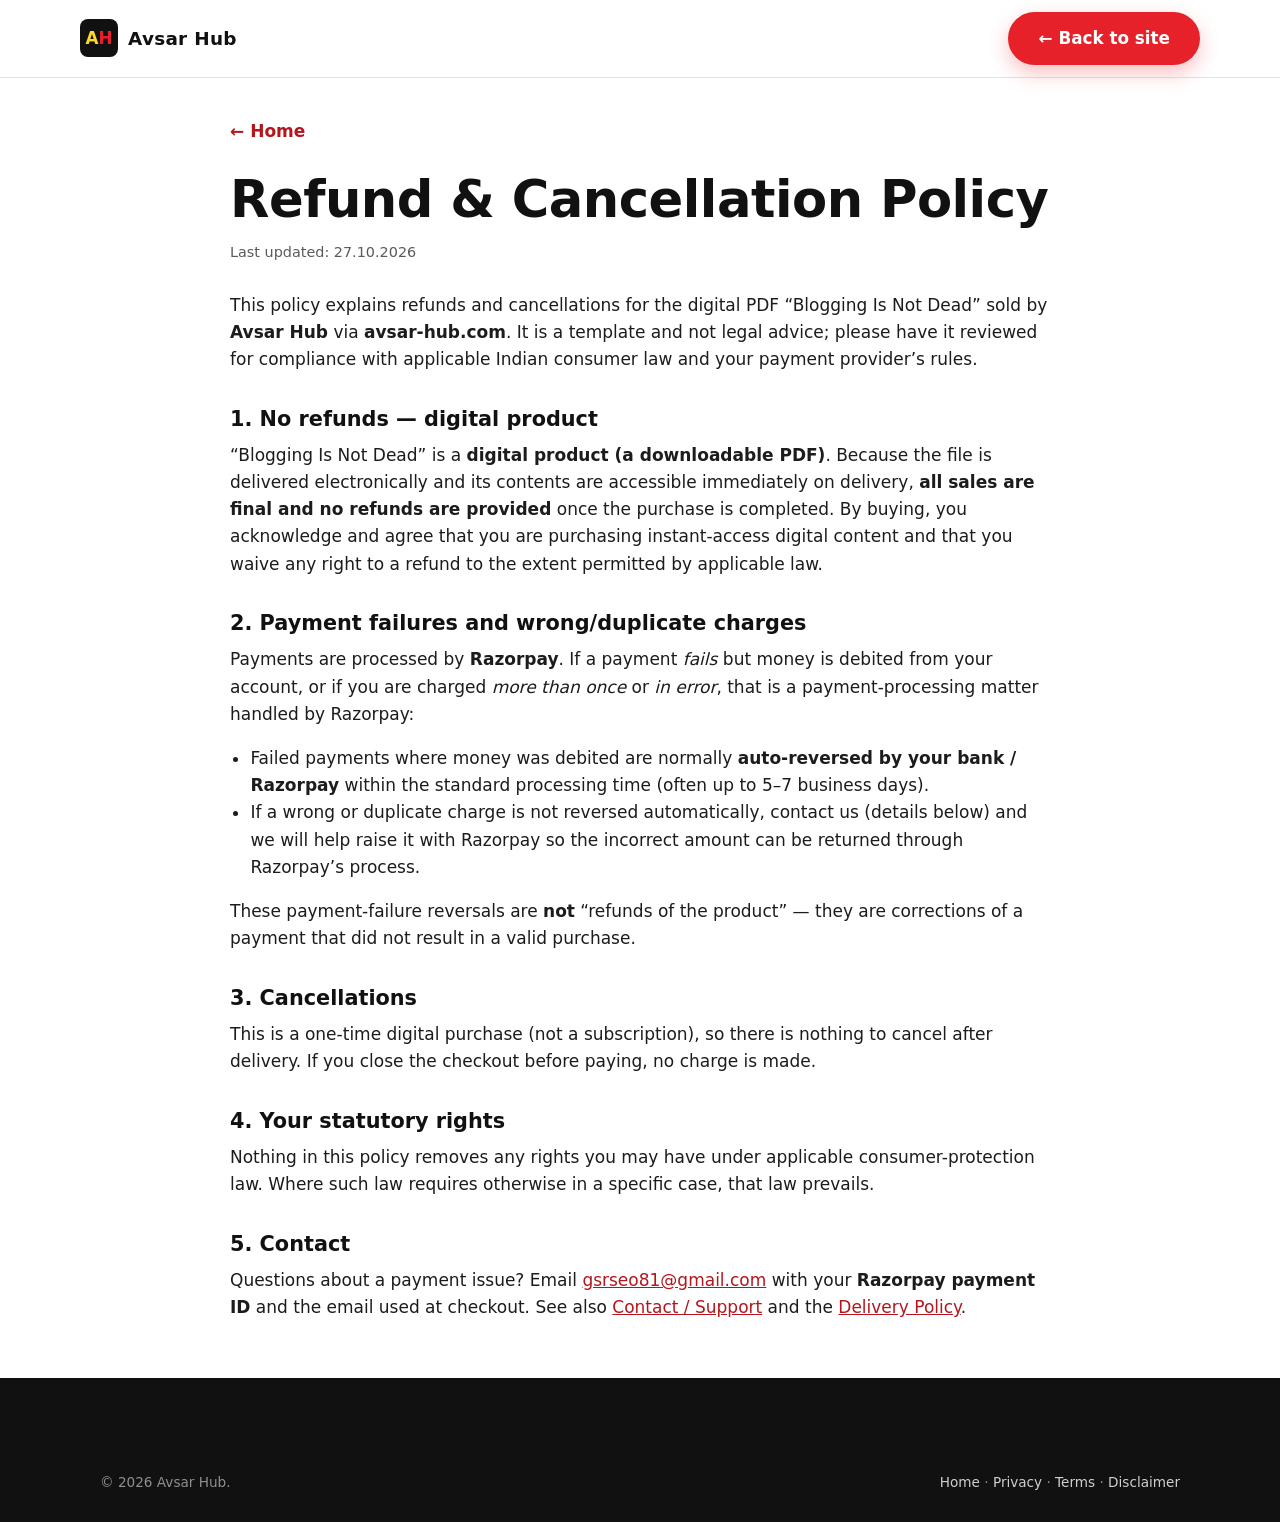
<file: refund-policy.html>
<!DOCTYPE html>
<html lang="en">
<head>
<meta charset="UTF-8" />
<meta name="viewport" content="width=device-width, initial-scale=1" />

<!-- Meta Pixel Code -->
<script>
!function(f,b,e,v,n,t,s)
{if(f.fbq)return;n=f.fbq=function(){n.callMethod?
n.callMethod.apply(n,arguments):n.queue.push(arguments)};
if(!f._fbq)f._fbq=n;n.push=n;n.loaded=!0;n.version='2.0';
n.queue=[];t=b.createElement(e);t.async=!0;
t.src=v;s=b.getElementsByTagName(e)[0];
s.parentNode.insertBefore(t,s)}(window, document,'script',
'https://connect.facebook.net/en_US/fbevents.js');
fbq('init', '1693861395632026');
fbq('track', 'PageView');
</script>
<noscript><img height="1" width="1" style="display:none"
src="https://www.facebook.com/tr?id=1693861395632026&ev=PageView&noscript=1"
/></noscript>
<!-- End Meta Pixel Code -->

<title>Refund &amp; Cancellation Policy | Avsar Hub</title>
<meta name="description" content="Refund and cancellation terms for the Blogging Is Not Dead digital PDF from Avsar Hub." />
<link rel="canonical" href="https://avsar-hub.com/refund-policy.html" />
<meta name="robots" content="index,follow" />
<link rel="icon" type="image/svg+xml" href="assets/favicon.svg" />
<link rel="stylesheet" href="assets/css/styles.css" />
</head>
<body>
<a class="skip-link" href="#main">Skip to content</a>
<header class="site-header">
  <div class="container nav">
    <a class="brand" href="index.html" aria-label="Avsar Hub home"><span class="logo" aria-hidden="true">A<span>H</span></span><span class="brand-name">Avsar&nbsp;Hub</span></a>
    <a class="btn btn--primary" href="index.html">← Back to site</a>
  </div>
</header>

<main id="main"><div class="container"><article class="legal">
  <a class="back" href="index.html">← Home</a>
  <h1>Refund &amp; Cancellation Policy</h1>
  <p class="updated">Last updated: 27.10.2026</p>

  <p>This policy explains refunds and cancellations for the digital PDF “Blogging Is Not Dead” sold by
  <strong>Avsar Hub</strong> via <strong>avsar-hub.com</strong>. It is a template and not legal advice;
  please have it reviewed for compliance with applicable Indian consumer law and your payment provider’s rules.</p>

  <h2>1. No refunds — digital product</h2>
  <p>“Blogging Is Not Dead” is a <strong>digital product (a downloadable PDF)</strong>. Because the file is
  delivered electronically and its contents are accessible immediately on delivery, <strong>all sales are final
  and no refunds are provided</strong> once the purchase is completed. By buying, you acknowledge and agree that
  you are purchasing instant-access digital content and that you waive any right to a refund to the extent
  permitted by applicable law.</p>

  <h2>2. Payment failures and wrong/duplicate charges</h2>
  <p>Payments are processed by <strong>Razorpay</strong>. If a payment <em>fails</em> but money is debited from
  your account, or if you are charged <em>more than once</em> or <em>in error</em>, that is a payment-processing
  matter handled by Razorpay:</p>
  <ul>
    <li>Failed payments where money was debited are normally <strong>auto-reversed by your bank / Razorpay</strong>
      within the standard processing time (often up to 5–7 business days).</li>
    <li>If a wrong or duplicate charge is not reversed automatically, contact us (details below) and we will help
      raise it with Razorpay so the incorrect amount can be returned through Razorpay’s process.</li>
  </ul>
  <p>These payment-failure reversals are <strong>not</strong> “refunds of the product” — they are corrections of a
  payment that did not result in a valid purchase.</p>

  <h2>3. Cancellations</h2>
  <p>This is a one-time digital purchase (not a subscription), so there is nothing to cancel after delivery. If
  you close the checkout before paying, no charge is made.</p>

  <h2>4. Your statutory rights</h2>
  <p>Nothing in this policy removes any rights you may have under applicable consumer-protection law. Where such
  law requires otherwise in a specific case, that law prevails.</p>

  <h2>5. Contact</h2>
  <p>Questions about a payment issue? Email <a href="mailto:gsrseo81@gmail.com">gsrseo81@gmail.com</a> with your
  <strong>Razorpay payment ID</strong> and the email used at checkout. See also
  <a href="contact.html">Contact / Support</a> and the
  <a href="delivery-policy.html">Delivery Policy</a>.</p>
</article></div></main>

<footer class="site-footer"><div class="container footer-bottom" style="border:0;">
  <span>© <span id="year">2026</span> Avsar Hub.</span>
  <span><a href="index.html">Home</a> · <a href="privacy-policy.html">Privacy</a> · <a href="terms-and-conditions.html">Terms</a> · <a href="disclaimer.html">Disclaimer</a></span>
</div></footer>
<script src="assets/js/main.js" defer></script>
</body>
</html>
</file>
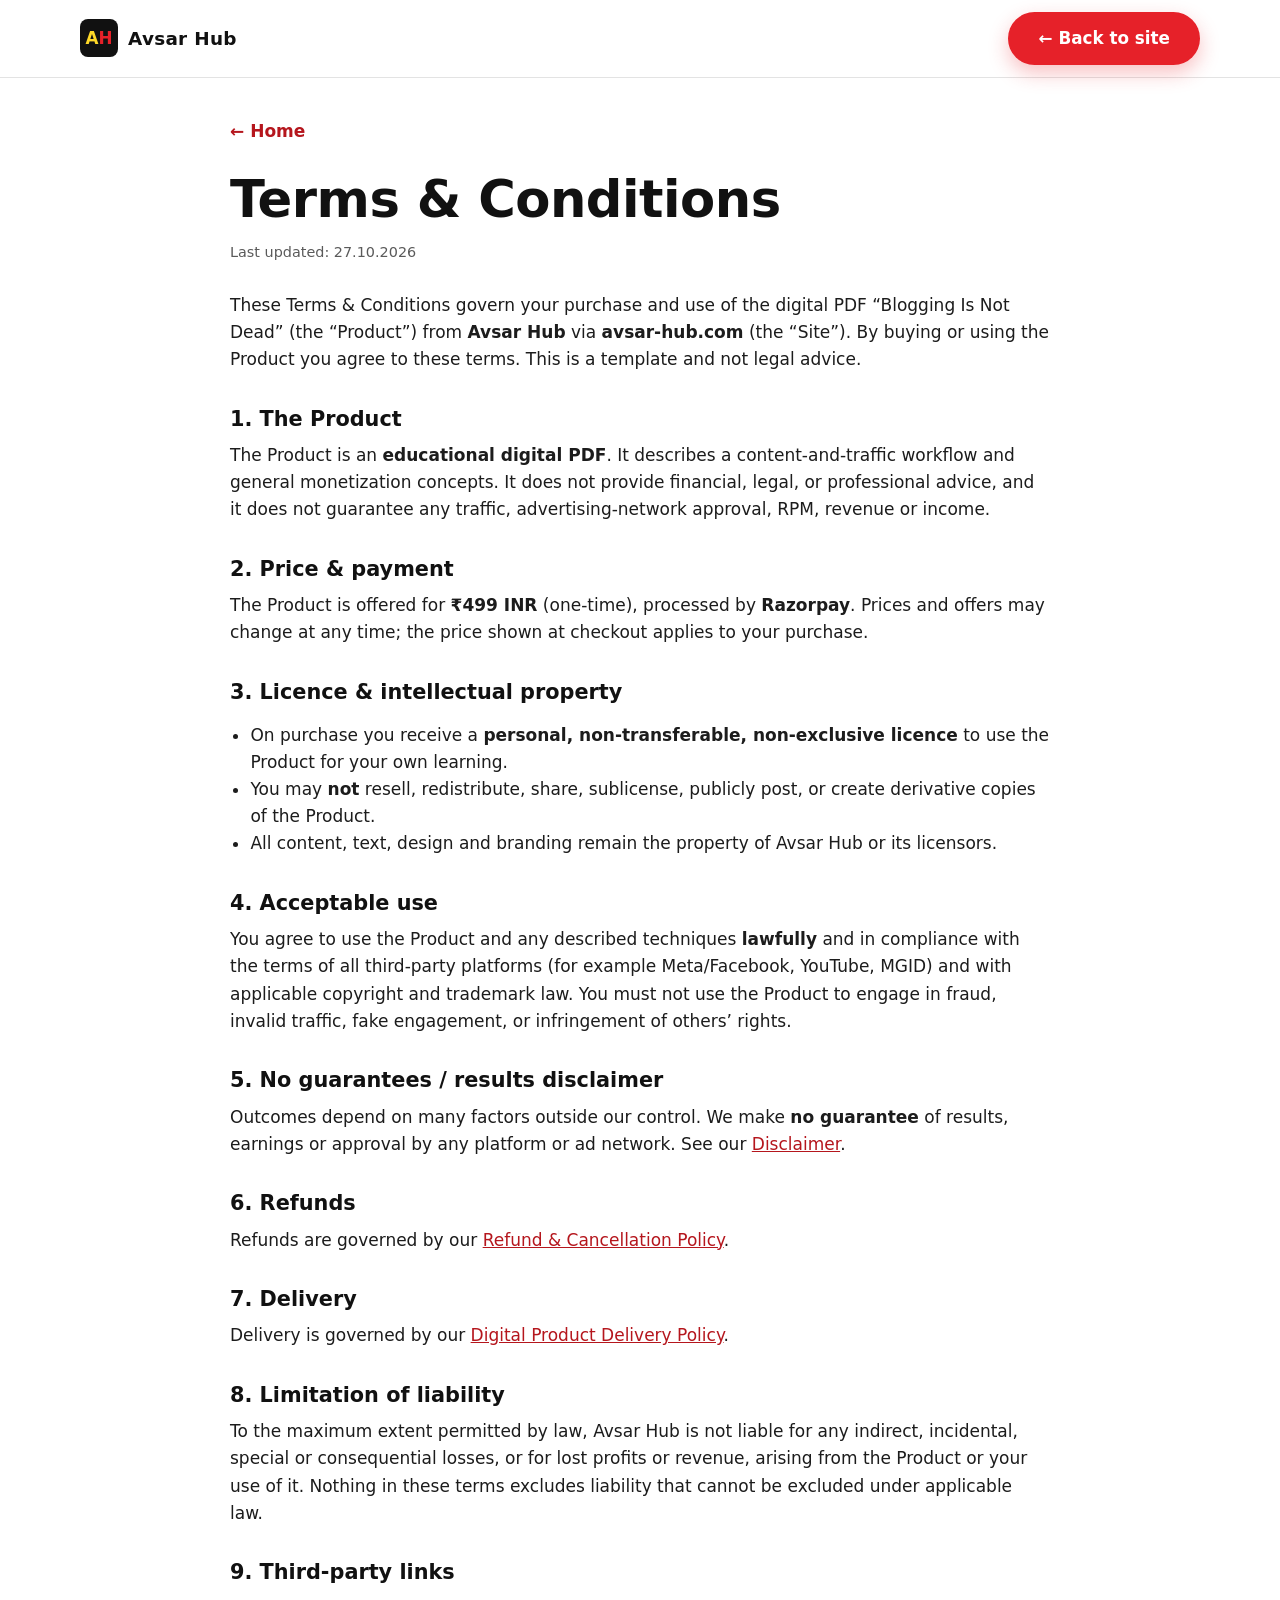
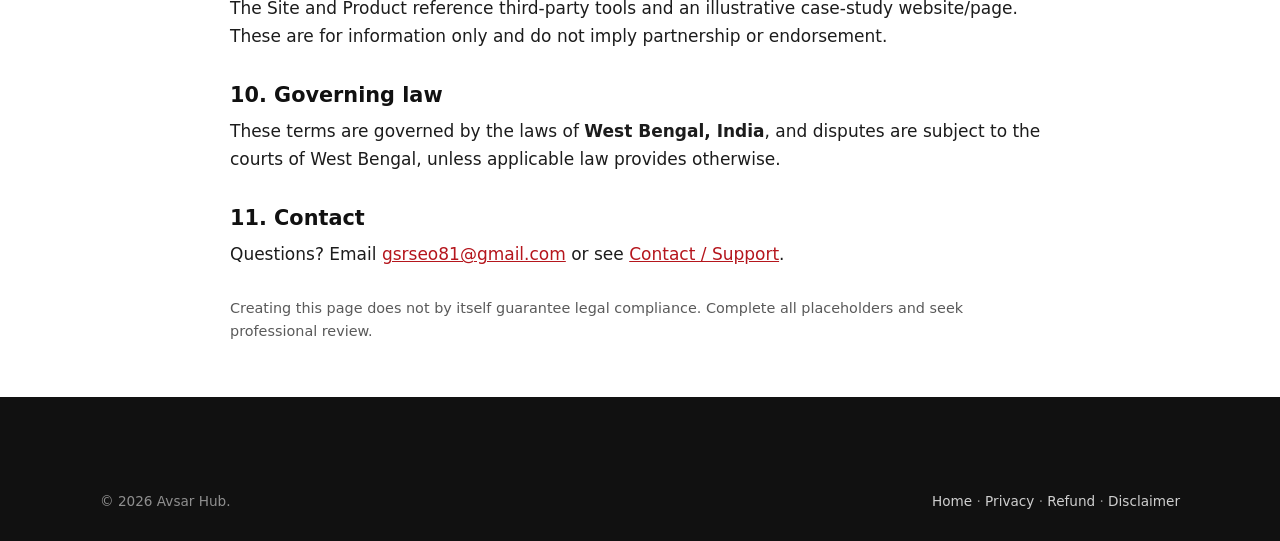
<file: terms-and-conditions.html>
<!DOCTYPE html>
<html lang="en">
<head>
<meta charset="UTF-8" />
<meta name="viewport" content="width=device-width, initial-scale=1" />

<!-- Meta Pixel Code -->
<script>
!function(f,b,e,v,n,t,s)
{if(f.fbq)return;n=f.fbq=function(){n.callMethod?
n.callMethod.apply(n,arguments):n.queue.push(arguments)};
if(!f._fbq)f._fbq=n;n.push=n;n.loaded=!0;n.version='2.0';
n.queue=[];t=b.createElement(e);t.async=!0;
t.src=v;s=b.getElementsByTagName(e)[0];
s.parentNode.insertBefore(t,s)}(window, document,'script',
'https://connect.facebook.net/en_US/fbevents.js');
fbq('init', '1693861395632026');
fbq('track', 'PageView');
</script>
<noscript><img height="1" width="1" style="display:none"
src="https://www.facebook.com/tr?id=1693861395632026&ev=PageView&noscript=1"
/></noscript>
<!-- End Meta Pixel Code -->

<title>Terms &amp; Conditions | Avsar Hub</title>
<meta name="description" content="Terms and Conditions for purchasing and using the Blogging Is Not Dead PDF from Avsar Hub." />
<link rel="canonical" href="https://avsar-hub.com/terms-and-conditions.html" />
<meta name="robots" content="index,follow" />
<link rel="icon" type="image/svg+xml" href="assets/favicon.svg" />
<link rel="stylesheet" href="assets/css/styles.css" />
</head>
<body>
<a class="skip-link" href="#main">Skip to content</a>
<header class="site-header">
  <div class="container nav">
    <a class="brand" href="index.html" aria-label="Avsar Hub home"><span class="logo" aria-hidden="true">A<span>H</span></span><span class="brand-name">Avsar&nbsp;Hub</span></a>
    <a class="btn btn--primary" href="index.html">← Back to site</a>
  </div>
</header>

<main id="main"><div class="container"><article class="legal">
  <a class="back" href="index.html">← Home</a>
  <h1>Terms &amp; Conditions</h1>
  <p class="updated">Last updated: 27.10.2026</p>

  <p>These Terms &amp; Conditions govern your purchase and use of the digital PDF “Blogging Is Not Dead”
  (the “Product”) from <strong>Avsar Hub</strong> via <strong>avsar-hub.com</strong> (the “Site”).
  By buying or using the Product you agree to these terms.
  This is a template and not legal advice.</p>

  <h2>1. The Product</h2>
  <p>The Product is an <strong>educational digital PDF</strong>. It describes a content-and-traffic workflow and
  general monetization concepts. It does not provide financial, legal, or professional advice, and it does not
  guarantee any traffic, advertising-network approval, RPM, revenue or income.</p>

  <h2>2. Price &amp; payment</h2>
  <p>The Product is offered for <strong>₹499 INR</strong> (one-time), processed by <strong>Razorpay</strong>.
  Prices and offers may change at any time; the price shown at checkout applies to your purchase.</p>

  <h2>3. Licence &amp; intellectual property</h2>
  <ul>
    <li>On purchase you receive a <strong>personal, non-transferable, non-exclusive licence</strong> to use the
      Product for your own learning.</li>
    <li>You may <strong>not</strong> resell, redistribute, share, sublicense, publicly post, or create derivative
      copies of the Product.</li>
    <li>All content, text, design and branding remain the property of Avsar Hub or its licensors.</li>
  </ul>

  <h2>4. Acceptable use</h2>
  <p>You agree to use the Product and any described techniques <strong>lawfully</strong> and in compliance with
  the terms of all third-party platforms (for example Meta/Facebook, YouTube, MGID) and with applicable copyright
  and trademark law. You must not use the Product to engage in fraud, invalid traffic, fake engagement, or
  infringement of others’ rights.</p>

  <h2>5. No guarantees / results disclaimer</h2>
  <p>Outcomes depend on many factors outside our control. We make <strong>no guarantee</strong> of results,
  earnings or approval by any platform or ad network. See our <a href="disclaimer.html">Disclaimer</a>.</p>

  <h2>6. Refunds</h2>
  <p>Refunds are governed by our <a href="refund-policy.html">Refund &amp; Cancellation Policy</a>.</p>

  <h2>7. Delivery</h2>
  <p>Delivery is governed by our <a href="delivery-policy.html">Digital Product Delivery Policy</a>.</p>

  <h2>8. Limitation of liability</h2>
  <p>To the maximum extent permitted by law, Avsar Hub is not liable for any indirect, incidental, special or
  consequential losses, or for lost profits or revenue, arising from the Product or your use of it. Nothing in
  these terms excludes liability that cannot be excluded under applicable law.</p>

  <h2>9. Third-party links</h2>
  <p>The Site and Product reference third-party tools and an illustrative case-study website/page. These are for
  information only and do not imply partnership or endorsement.</p>

  <h2>10. Governing law</h2>
  <p>These terms are governed by the laws of <strong>West Bengal, India</strong>, and disputes are subject to the
  courts of West Bengal, unless applicable law provides otherwise.</p>

  <h2>11. Contact</h2>
  <p>Questions? Email <a href="mailto:gsrseo81@gmail.com">gsrseo81@gmail.com</a> or see
  <a href="contact.html">Contact / Support</a>.</p>

  <p style="margin-top:28px;color:var(--muted);font-size:.9rem;">Creating this page does not by itself guarantee
  legal compliance. Complete all placeholders and seek professional review.</p>
</article></div></main>

<footer class="site-footer"><div class="container footer-bottom" style="border:0;">
  <span>© <span id="year">2026</span> Avsar Hub.</span>
  <span><a href="index.html">Home</a> · <a href="privacy-policy.html">Privacy</a> · <a href="refund-policy.html">Refund</a> · <a href="disclaimer.html">Disclaimer</a></span>
</div></footer>
<script src="assets/js/main.js" defer></script>
</body>
</html>
</file>
<file: assets/css/styles.css>
/* ===================================================================
   Avsar Hub — Blogging Is Not Dead landing page
   Palette: black #111 / white #fff / red #E62129 / yellow #FFD928 / grey #F5F5F5
   Mobile-first, responsive, accessible.
   =================================================================== */

:root{
  --black:#111111;
  --white:#ffffff;
  --red:#E62129;
  --red-dark:#b5161d;
  --yellow:#FFD928;
  --grey:#F5F5F5;
  --grey-line:#e3e3e3;
  --ink:#1c1c1c;
  --muted:#5a5a5a;
  --maxw:1120px;
  --radius:12px;
  --shadow:0 6px 24px rgba(0,0,0,.08);
}

*,*::before,*::after{box-sizing:border-box;}
html{scroll-behavior:smooth;-webkit-text-size-adjust:100%;}
body{
  margin:0;
  font-family:"Segoe UI",system-ui,-apple-system,"Helvetica Neue",Arial,sans-serif;
  color:var(--ink);
  background:var(--white);
  line-height:1.6;
  font-size:17px;
}
img{max-width:100%;height:auto;display:block;}
a{color:var(--red-dark);}
h1,h2,h3,h4{color:var(--black);line-height:1.2;margin:0 0 .5em;}
h1{font-size:clamp(2rem,6vw,3.2rem);font-weight:800;letter-spacing:-.5px;}
h2{font-size:clamp(1.5rem,4vw,2.1rem);font-weight:800;}
h3{font-size:1.2rem;font-weight:700;}
p{margin:0 0 1em;}

.container{max-width:var(--maxw);margin:0 auto;padding:0 20px;}
.section{padding:64px 0;}
.section--grey{background:var(--grey);}
.center{text-align:center;}
.eyebrow{
  display:inline-block;text-transform:uppercase;letter-spacing:2px;
  font-size:.78rem;font-weight:700;color:var(--red);margin-bottom:10px;
}

/* ---------- Skip link + focus ---------- */
.skip-link{
  position:absolute;left:-999px;top:0;background:var(--black);color:#fff;
  padding:10px 16px;z-index:1000;border-radius:0 0 8px 0;
}
.skip-link:focus{left:0;}
a:focus-visible,button:focus-visible,.btn:focus-visible,iframe:focus-visible{
  outline:3px solid var(--red);outline-offset:3px;border-radius:4px;
}

/* ---------- Buttons ---------- */
.btn{
  display:inline-flex;align-items:center;justify-content:center;gap:10px;
  font-weight:800;text-decoration:none;cursor:pointer;
  padding:16px 28px;border-radius:999px;border:2px solid transparent;
  font-size:1.05rem;transition:transform .12s ease,box-shadow .12s ease,background .12s ease;
  line-height:1;
}
.btn--primary{background:var(--red);color:#fff;box-shadow:0 8px 20px rgba(230,33,41,.28);}
.btn--primary:hover{background:var(--red-dark);transform:translateY(-2px);}
.btn--yellow{background:var(--yellow);color:var(--black);}
.btn--yellow:hover{filter:brightness(.96);transform:translateY(-2px);}
.btn--ghost{background:transparent;border-color:var(--black);color:var(--black);}
.btn--ghost:hover{background:var(--black);color:#fff;}
.btn--lg{padding:18px 34px;font-size:1.15rem;}
.price-tag{font-size:1.25rem;}

/* ---------- Header / nav ---------- */
.site-header{
  position:sticky;top:0;z-index:100;background:rgba(255,255,255,.96);
  backdrop-filter:saturate(180%) blur(8px);border-bottom:1px solid var(--grey-line);
}
.nav{display:flex;align-items:center;justify-content:space-between;gap:16px;padding:12px 0;}
.brand{display:flex;align-items:center;gap:10px;text-decoration:none;color:var(--black);font-weight:800;}
.brand .logo{
  width:38px;height:38px;border-radius:8px;background:var(--black);color:var(--yellow);
  display:inline-flex;align-items:center;justify-content:center;
  font-weight:900;font-size:1.05rem;line-height:1;white-space:nowrap;flex:0 0 38px;
}
.brand .logo span{color:var(--red);}
.brand-name{font-size:1.15rem;letter-spacing:.3px;}
.nav-links{display:flex;gap:4px;list-style:none;margin:0;padding:0;align-items:center;}
.nav-links a{
  text-decoration:none;color:var(--ink);font-weight:600;font-size:.95rem;
  padding:8px 12px;border-radius:8px;
}
.nav-links a:hover{background:var(--grey);}
.nav-cta{margin-left:6px;}
.nav-toggle{
  display:none;background:none;border:2px solid var(--grey-line);border-radius:8px;
  width:44px;height:44px;cursor:pointer;align-items:center;justify-content:center;
}
.nav-toggle span,.nav-toggle span::before,.nav-toggle span::after{
  content:"";display:block;width:20px;height:2px;background:var(--black);position:relative;transition:.2s;
}
.nav-toggle span::before{position:absolute;top:-6px;}
.nav-toggle span::after{position:absolute;top:6px;}

/* ---------- Hero ---------- */
.hero{
  background:
    radial-gradient(900px 400px at 85% -10%, rgba(255,217,40,.35), transparent 60%),
    radial-gradient(700px 400px at 0% 110%, rgba(230,33,41,.10), transparent 55%),
    var(--white);
  padding:56px 0 48px;
}
.hero-grid{display:grid;grid-template-columns:1fr;gap:34px;align-items:center;}
.hero h1 .accent{color:var(--red);}
.hero .sub{font-size:1.3rem;font-weight:700;color:var(--black);margin-top:-.2em;}
.hero .lead{font-size:1.08rem;color:var(--muted);max-width:60ch;}
.benefits{list-style:none;margin:20px 0;padding:0;display:grid;grid-template-columns:1fr;gap:10px;}
.benefits li{display:flex;gap:10px;align-items:flex-start;font-weight:600;}
.benefits li::before{
  content:"✓";color:#fff;background:var(--red);border-radius:6px;
  width:22px;height:22px;flex:0 0 22px;display:grid;place-items:center;font-size:.8rem;margin-top:2px;
}
.offer-card{
  background:var(--black);color:#fff;border-radius:var(--radius);padding:26px;box-shadow:var(--shadow);
}
.offer-card .price{font-size:3rem;font-weight:900;color:var(--yellow);line-height:1;}
.offer-card .price small{display:block;font-size:.95rem;color:#cfcfcf;font-weight:600;letter-spacing:1px;}
.offer-card .was{color:#9a9a9a;}
.offer-card .btn{width:100%;margin-top:16px;}
.offer-note{font-size:.82rem;color:#bdbdbd;margin:14px 0 0;}
.hero-disclaimer{
  margin-top:18px;background:#fff7d6;border-left:4px solid var(--yellow);
  padding:12px 16px;border-radius:0 10px 10px 0;font-size:.92rem;color:#5c4f00;
}

/* ---------- Trust strip ---------- */
.trust-strip{background:var(--black);color:#eee;}
.trust-strip .container{display:flex;flex-wrap:wrap;gap:14px 28px;justify-content:center;padding:16px 20px;font-size:.9rem;}
.trust-strip strong{color:var(--yellow);}

/* ---------- Learn grid ---------- */
.grid{display:grid;grid-template-columns:1fr;gap:18px;}
.card{
  background:#fff;border:1px solid var(--grey-line);border-radius:var(--radius);
  padding:22px;box-shadow:var(--shadow);
}
.card .num{
  display:inline-grid;place-items:center;width:38px;height:38px;border-radius:10px;
  background:var(--yellow);color:var(--black);font-weight:900;margin-bottom:12px;
}
.card h3{margin-bottom:6px;font-size:1.08rem;}
.card p{margin:0;color:var(--muted);font-size:.96rem;}

/* ---------- Case study ---------- */
.case{display:grid;grid-template-columns:1fr;gap:26px;align-items:start;}
.case figure{margin:0;background:#fff;border:1px solid var(--grey-line);border-radius:var(--radius);padding:12px;box-shadow:var(--shadow);}
.case figcaption{font-size:.85rem;color:var(--muted);margin-top:10px;font-style:italic;}
.metrics{display:grid;grid-template-columns:repeat(2,1fr);gap:12px;margin:18px 0;}
.metric{background:#fff;border:1px solid var(--grey-line);border-radius:10px;padding:14px;text-align:center;}
.metric .n{font-size:1.5rem;font-weight:900;color:var(--red);}
.metric .l{font-size:.72rem;text-transform:uppercase;letter-spacing:.5px;color:var(--muted);}
.disclaimer-box{
  background:#fff;border:1px solid var(--grey-line);border-left:5px solid var(--red);
  border-radius:0 10px 10px 0;padding:16px 18px;font-size:.95rem;
}
.placeholder-img{
  background:repeating-linear-gradient(45deg,#f0f0f0,#f0f0f0 12px,#e8e8e8 12px,#e8e8e8 24px);
  border:2px dashed #bbb;border-radius:10px;min-height:260px;display:grid;place-items:center;
  text-align:center;color:#777;padding:20px;font-weight:600;
}

/* ---------- How it works ---------- */
.steps{display:grid;grid-template-columns:1fr;gap:18px;counter-reset:step;}
.step{display:flex;gap:16px;align-items:flex-start;background:#fff;border:1px solid var(--grey-line);border-radius:var(--radius);padding:20px;}
.step .badge{flex:0 0 46px;width:46px;height:46px;border-radius:50%;background:var(--red);color:#fff;display:grid;place-items:center;font-weight:900;font-size:1.2rem;}
.step h3{margin:0 0 4px;}
.step p{margin:0;color:var(--muted);}

/* ---------- Video ---------- */
.video-wrap{max-width:360px;margin:24px auto 0;}
.video-frame{
  position:relative;width:100%;padding-top:177.78%; /* 9:16 */
  border-radius:16px;overflow:hidden;background:#000;box-shadow:var(--shadow);
}
.video-frame iframe{position:absolute;inset:0;width:100%;height:100%;border:0;}
.video-fallback{font-size:.9rem;color:var(--muted);margin-top:12px;text-align:center;}

/* ---------- FAQ ---------- */
.faq{max-width:820px;margin:0 auto;}
.faq details{background:#fff;border:1px solid var(--grey-line);border-radius:10px;margin-bottom:12px;overflow:hidden;}
.faq summary{
  cursor:pointer;padding:16px 18px;font-weight:700;list-style:none;display:flex;justify-content:space-between;gap:12px;align-items:center;
}
.faq summary::-webkit-details-marker{display:none;}
.faq summary::after{content:"+";color:var(--red);font-weight:900;font-size:1.4rem;transition:.2s;}
.faq details[open] summary::after{transform:rotate(45deg);}
.faq .answer{padding:0 18px 16px;color:var(--muted);}

/* ---------- Contact ---------- */
.contact-card{background:#fff;border:1px solid var(--grey-line);border-radius:var(--radius);padding:26px;box-shadow:var(--shadow);max-width:680px;margin:0 auto;}
.contact-row{display:flex;gap:10px;flex-wrap:wrap;margin-bottom:10px;}
.contact-row .k{font-weight:700;min-width:120px;}
.placeholder{background:#fff6d6;border:1px dashed #d4b100;border-radius:6px;padding:1px 8px;color:#7a5f00;font-weight:600;}

/* ---------- CTA band ---------- */
.cta-band{background:var(--red);color:#fff;text-align:center;}
.cta-band h2{color:#fff;}
.cta-band .price{font-size:2.4rem;font-weight:900;color:var(--yellow);}
.cta-band .btn--yellow{margin-top:10px;}
.cta-band .micro{font-size:.82rem;color:#ffd9db;margin-top:14px;}

/* ---------- Footer ---------- */
.site-footer{background:var(--black);color:#cfcfcf;padding:48px 0 28px;font-size:.92rem;}
.footer-grid{display:grid;grid-template-columns:1fr;gap:26px;}
.site-footer h4{color:#fff;font-size:1rem;margin-bottom:10px;}
.site-footer a{color:#cfcfcf;text-decoration:none;}
.site-footer a:hover{color:var(--yellow);}
.footer-links{list-style:none;margin:0;padding:0;display:grid;gap:8px;}
.footer-bottom{border-top:1px solid #2a2a2a;margin-top:28px;padding-top:18px;display:flex;flex-wrap:wrap;gap:10px;justify-content:space-between;color:#8f8f8f;font-size:.85rem;}

/* ---------- Legal pages ---------- */
.legal{max-width:820px;margin:0 auto;padding:40px 0;}
.legal h1{margin-bottom:.2em;}
.legal .updated{color:var(--muted);font-size:.9rem;margin-bottom:28px;}
.legal h2{font-size:1.3rem;margin-top:1.6em;}
.legal ul{padding-left:1.2em;}
.legal a.back{display:inline-block;margin-bottom:24px;font-weight:700;text-decoration:none;}

/* ---------- 404 ---------- */
.notfound{min-height:70vh;display:grid;place-items:center;text-align:center;padding:40px 20px;}
.notfound .big{font-size:5rem;font-weight:900;color:var(--red);line-height:1;}

/* ===================================================================
   Responsive — tablet & desktop
   =================================================================== */
@media (min-width:720px){
  .benefits{grid-template-columns:1fr 1fr;}
  .grid{grid-template-columns:1fr 1fr;}
  .steps{grid-template-columns:1fr;}
  .footer-grid{grid-template-columns:2fr 1fr 1fr;}
  .metrics{grid-template-columns:repeat(3,1fr);}
}
@media (min-width:960px){
  .hero-grid{grid-template-columns:1.25fr .75fr;}
  .grid{grid-template-columns:repeat(3,1fr);}
  .case{grid-template-columns:1.1fr .9fr;}
}

/* ---------- Mobile nav behaviour ---------- */
@media (max-width:900px){
  .nav-toggle{display:inline-flex;}
  .nav-links{
    position:absolute;left:0;right:0;top:100%;flex-direction:column;align-items:stretch;
    background:#fff;border-bottom:1px solid var(--grey-line);padding:10px 20px 18px;gap:4px;
    box-shadow:var(--shadow);display:none;
  }
  .nav-links.open{display:flex;}
  .nav-links a{padding:12px;border-radius:8px;}
  .nav-cta{margin:6px 0 0;}
}

@media (prefers-reduced-motion:reduce){
  *{scroll-behavior:auto !important;transition:none !important;}
}
</file>
